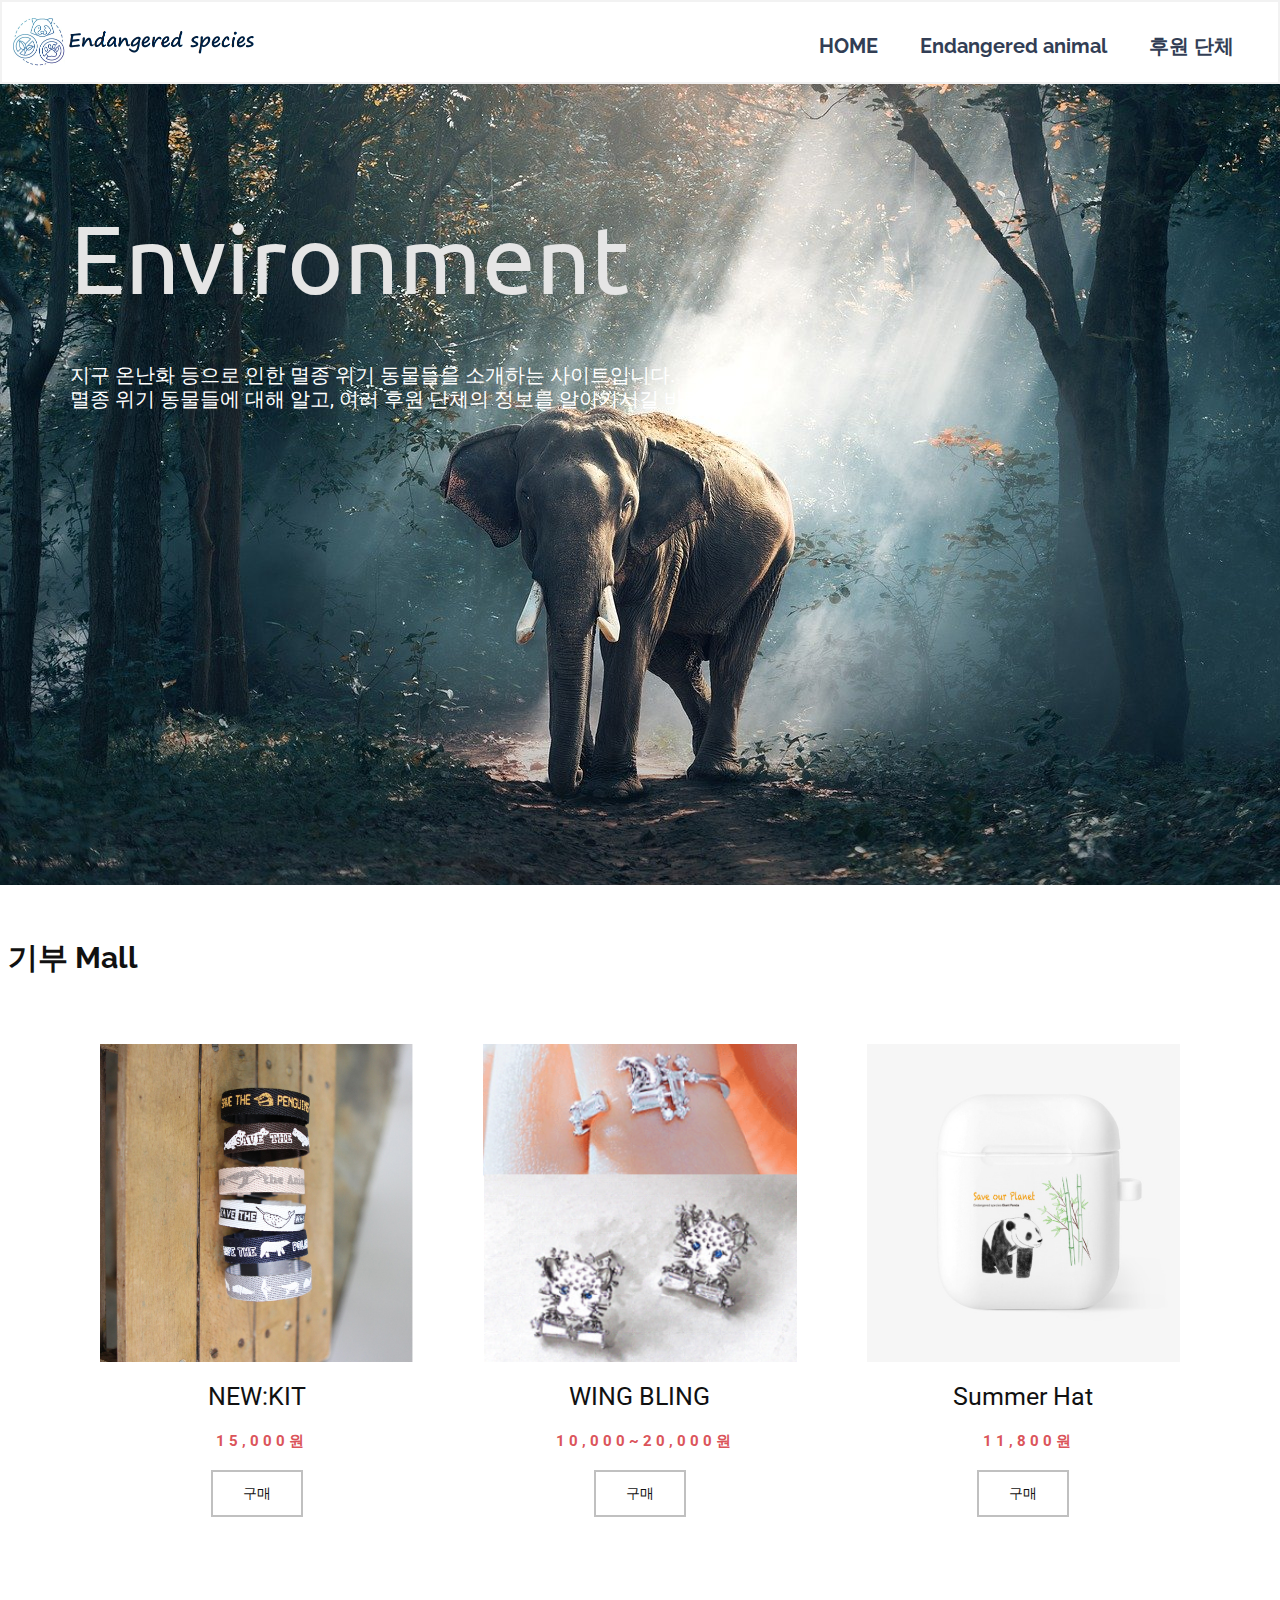
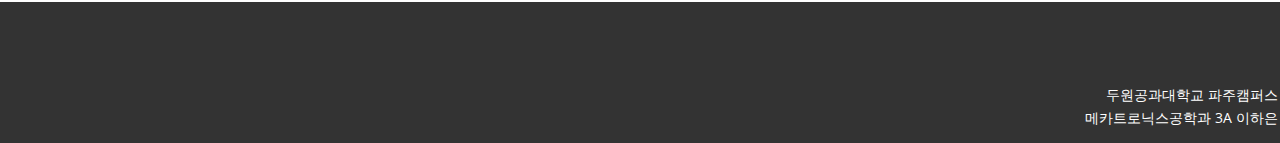
<file: 3A_41915066/index.html>
<!DOCTYPE html>
<html style="font-size: 16px;">
  <head>
    <meta name="viewport" content="width=device-width, initial-scale=1.0">
    <meta charset="utf-8">
    <meta name="keywords" content="">
    <meta name="description" content="">
    <meta name="page_type" content="np-template-header-footer-from-plugin">
    <title>HOME</title>
    <link rel="stylesheet" href="nicepage.css" media="screen">
<link rel="stylesheet" href="HOME.css" media="screen">
    <script class="u-script" type="text/javascript" src="jquery.js" defer=""></script>
    <script class="u-script" type="text/javascript" src="nicepage.js" defer=""></script>
    <meta name="generator" content="Nicepage 3.16.1, nicepage.com">
    <link id="u-theme-google-font" rel="stylesheet" href="https://fonts.googleapis.com/css?family=Roboto:100,100i,300,300i,400,400i,500,500i,700,700i,900,900i|Open+Sans:300,300i,400,400i,600,600i,700,700i,800,800i">
    <link id="u-page-google-font" rel="stylesheet" href="https://fonts.googleapis.com/css?family=Ubuntu:300,300i,400,400i,500,500i,700,700i|Raleway:100,100i,200,200i,300,300i,400,400i,500,500i,600,600i,700,700i,800,800i,900,900i">
    
    
    
    
    <script type="application/ld+json">{
		"@context": "http://schema.org",
		"@type": "Organization",
		"name": "Endangered species",
		"url": "index.html",
		"logo": "images/logo1.png"
}</script>
    <meta property="og:title" content="HOME">
    <meta property="og:type" content="website">
    <meta name="theme-color" content="#2c4776">
    <link rel="canonical" href="index.html">
    <meta property="og:url" content="index.html">
  </head>
  <body data-home-page="HOME.html" data-home-page-title="HOME" class="u-body"><header class="u-border-2 u-border-grey-5 u-clearfix u-header u-header" id="sec-13f0"><div class="u-clearfix u-sheet u-sheet-1">
        <a href="HOME.html" data-page-id="12187334" class="u-image u-logo u-image-1" data-image-width="983" data-image-height="192" title="HOME">
          <img src="images/logo1.png" class="u-logo-image u-logo-image-1" data-image-width="247.5297">
        </a>
        <nav class="u-menu u-menu-dropdown u-offcanvas u-menu-1">
          <div class="menu-collapse u-custom-font u-font-raleway" style="font-size: 1.25rem; letter-spacing: 0px;">
            <a class="u-button-style u-custom-left-right-menu-spacing u-custom-padding-bottom u-custom-text-active-color u-custom-text-color u-custom-text-hover-color u-custom-top-bottom-menu-spacing u-nav-link u-text-active-palette-1-base u-text-hover-palette-2-base" href="#">
              <svg><use xmlns:xlink="http://www.w3.org/1999/xlink" xlink:href="#menu-hamburger"></use></svg>
              <svg version="1.1" xmlns="http://www.w3.org/2000/svg" xmlns:xlink="http://www.w3.org/1999/xlink"><defs><symbol id="menu-hamburger" viewBox="0 0 16 16" style="width: 16px; height: 16px;"><rect y="1" width="16" height="2"></rect><rect y="7" width="16" height="2"></rect><rect y="13" width="16" height="2"></rect>
</symbol>
</defs></svg>
            </a>
          </div>
          <div class="u-custom-menu u-nav-container">
            <ul class="u-custom-font u-font-raleway u-nav u-spacing-2 u-unstyled u-nav-1"><li class="u-nav-item"><a class="u-border-active-palette-1-base u-border-hover-palette-1-base u-button-style u-nav-link u-text-active-palette-1-dark-2 u-text-hover-palette-1-dark-2 u-text-palette-1-dark-2" href="HOME.html" style="padding: 10px 20px;">HOME</a>
</li><li class="u-nav-item"><a class="u-border-active-palette-1-base u-border-hover-palette-1-base u-button-style u-nav-link u-text-active-palette-1-dark-2 u-text-hover-palette-1-dark-2 u-text-palette-1-dark-2" href="Endangered-animal.html" style="padding: 10px 20px;">Endangered animal</a>
</li><li class="u-nav-item"><a class="u-border-active-palette-1-base u-border-hover-palette-1-base u-button-style u-nav-link u-text-active-palette-1-dark-2 u-text-hover-palette-1-dark-2 u-text-palette-1-dark-2" href="Give.html" style="padding: 10px 20px;">후원 단체</a>
</li></ul>
          </div>
          <div class="u-custom-menu u-nav-container-collapse">
            <div class="u-black u-container-style u-inner-container-layout u-opacity u-opacity-95 u-sidenav">
              <div class="u-sidenav-overflow">
                <div class="u-menu-close"></div>
                <ul class="u-align-center u-nav u-popupmenu-items u-unstyled u-nav-2"><li class="u-nav-item"><a class="u-button-style u-nav-link" href="HOME.html" style="padding: 10px 20px;">HOME</a>
</li><li class="u-nav-item"><a class="u-button-style u-nav-link" href="Endangered-animal.html" style="padding: 10px 20px;">Endangered animal</a>
</li><li class="u-nav-item"><a class="u-button-style u-nav-link" href="Give.html" style="padding: 10px 20px;">후원 단체</a>
</li></ul>
              </div>
            </div>
            <div class="u-black u-menu-overlay u-opacity u-opacity-70"></div>
          </div>
        </nav>
      </div></header> 
    <section class="u-clearfix u-image u-section-1" id="sec-51b4" data-image-width="1280" data-image-height="873">
      <div class="u-clearfix u-sheet u-sheet-1">
        <h1 class="u-custom-font u-font-ubuntu u-text u-text-grey-10 u-text-1">Environment</h1>
        <h4 class="u-text u-text-white u-text-2">지구 온난화 등으로 인한 멸종 위기 동물들을 소개하는 사이트입니다.&nbsp;<br>멸종 위기 동물들에 대해 알고, 여러 후원 단체의 정보를 알아가시길 바랍니다.
        </h4>
      </div>
    </section>
    <section class="u-clearfix u-section-2" id="sec-0da5">
      <div class="u-clearfix u-sheet u-sheet-1">
        <h2 class="u-text u-text-1">기부 Mall</h2>
      </div>
    </section>
    <section class="u-clearfix u-section-3" id="sec-c0ac">
      <div class="u-clearfix u-sheet u-sheet-1">
        <div class="u-expanded-width u-list u-list-1">
          <div class="u-repeater u-repeater-1">
            <div class="u-align-center u-container-style u-list-item u-repeater-item">
              <div class="u-container-layout u-similar-container u-valign-top u-container-layout-1">
                <img alt="" class="u-expanded-width u-image u-image-default u-image-1" data-image-width="548" data-image-height="609" src="images/Newkit.png">
                <h3 class="u-text u-text-1">NEW:KIT</h3>
                <h5 class="u-text u-text-palette-2-base u-text-2">15,000원</h5>
                <a href="http://new-kit.com/product/%EB%A9%B8%EC%A2%85%EC%9C%84%EA%B8%B0%EB%8F%99%EB%AC%BC%EC%95%8C%EB%A6%BC%ED%8C%94%EC%B0%8C-fabric-ver-2/60/" class="u-border-2 u-border-grey-25 u-btn u-btn-rectangle u-button-style u-none u-text-body-color u-btn-1" target="_blank">구매</a>
              </div>
            </div>
            <div class="u-align-center u-container-style u-list-item u-repeater-item">
              <div class="u-container-layout u-similar-container u-valign-top u-container-layout-2">
                <img alt="" class="u-expanded-width u-image u-image-default u-image-2" data-image-width="289" data-image-height="358" src="images/Wingbling1.png">
                <h3 class="u-text u-text-3">WING BLING </h3>
                <h5 class="u-text u-text-palette-2-base u-text-4">10,000~20,000원</h5>
                <a href="http://skin-skin30.wingbling.cafe24.com/product/list.html?cate_no=323" class="u-border-2 u-border-grey-25 u-btn u-btn-rectangle u-button-style u-none u-text-body-color u-btn-2" target="_blank">구매</a>
              </div>
            </div>
            <div class="u-align-center u-container-style u-list-item u-repeater-item">
              <div class="u-container-layout u-similar-container u-valign-top u-container-layout-3">
                <img alt="" class="u-expanded-width u-image u-image-default u-image-3" data-image-width="598" data-image-height="684" src="images/Sugieshop.png">
                <h3 class="u-text u-text-5">Summer Hat</h3>
                <h5 class="u-text u-text-palette-2-base u-text-6">11,800원</h5>
                <a href="https://marpple.shop/kr/sugie?page=0" class="u-border-2 u-border-grey-25 u-btn u-btn-rectangle u-button-style u-none u-text-body-color u-btn-3" target="_blank">구매</a>
              </div>
            </div>
          </div>
        </div>
      </div>
    </section>
    
    
    <footer class="u-align-center u-clearfix u-footer u-grey-80 u-footer" id="sec-dc71"><div class="u-clearfix u-sheet u-sheet-1">
        <p class="u-align-right u-small-text u-text u-text-variant u-text-1">두원공과대학교 파주캠퍼스<br>메카트로닉스공학과 3A 이하은
        </p>
      </div></footer>
  </body>
</html>
</file>
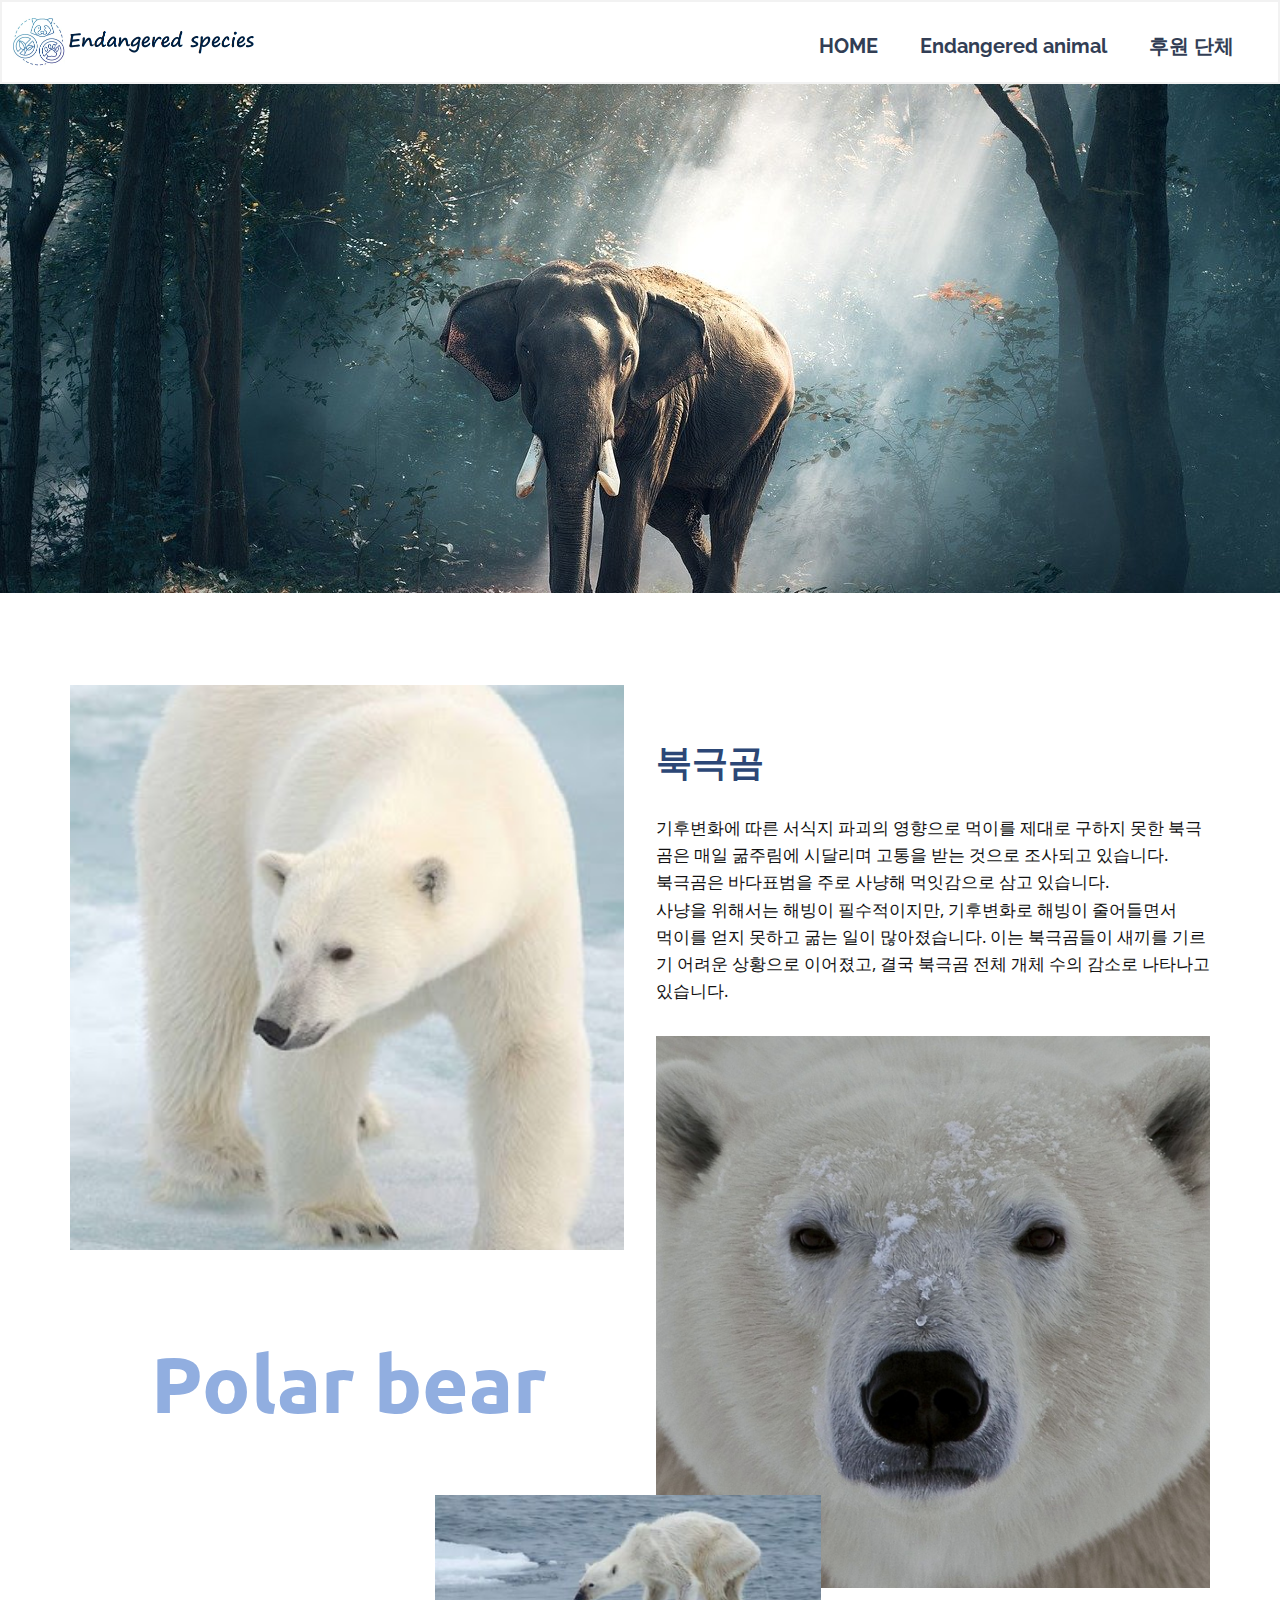
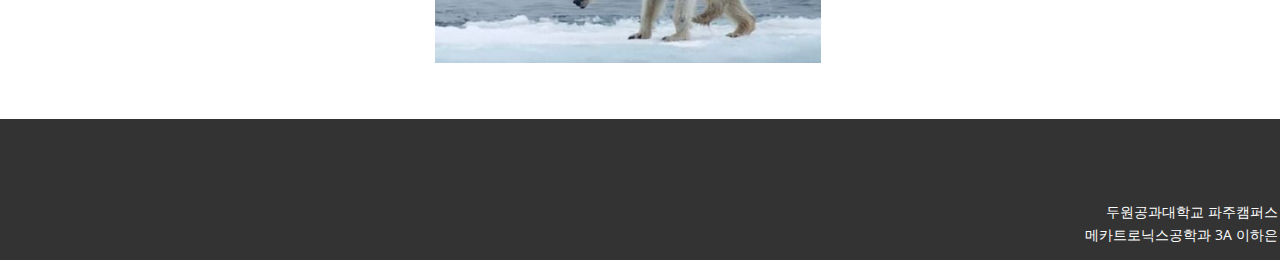
<file: 3A_41915066/Bear.html>
<!DOCTYPE html>
<html style="font-size: 16px;">
  <head>
    <meta name="viewport" content="width=device-width, initial-scale=1.0">
    <meta charset="utf-8">
    <meta name="keywords" content="">
    <meta name="description" content="">
    <meta name="page_type" content="np-template-header-footer-from-plugin">
    <title>Bear</title>
    <link rel="stylesheet" href="nicepage.css" media="screen">
<link rel="stylesheet" href="Bear.css" media="screen">
    <script class="u-script" type="text/javascript" src="jquery.js" defer=""></script>
    <script class="u-script" type="text/javascript" src="nicepage.js" defer=""></script>
    <meta name="generator" content="Nicepage 3.16.1, nicepage.com">
    <link id="u-theme-google-font" rel="stylesheet" href="https://fonts.googleapis.com/css?family=Roboto:100,100i,300,300i,400,400i,500,500i,700,700i,900,900i|Open+Sans:300,300i,400,400i,600,600i,700,700i,800,800i">
    <link id="u-page-google-font" rel="stylesheet" href="https://fonts.googleapis.com/css?family=Ubuntu:300,300i,400,400i,500,500i,700,700i|Montserrat:100,100i,200,200i,300,300i,400,400i,500,500i,600,600i,700,700i,800,800i,900,900i|Raleway:100,100i,200,200i,300,300i,400,400i,500,500i,600,600i,700,700i,800,800i,900,900i">
    
    
    
    <script type="application/ld+json">{
		"@context": "http://schema.org",
		"@type": "Organization",
		"name": "Endangered species",
		"url": "index.html",
		"logo": "images/logo1.png"
}</script>
    <meta property="og:title" content="Bear">
    <meta property="og:type" content="website">
    <meta name="theme-color" content="#2c4776">
    <link rel="canonical" href="index.html">
    <meta property="og:url" content="index.html">
  </head>
  <body class="u-body"><header class="u-border-2 u-border-grey-5 u-clearfix u-header u-header" id="sec-13f0"><div class="u-clearfix u-sheet u-sheet-1">
        <a href="HOME.html" data-page-id="12187334" class="u-image u-logo u-image-1" data-image-width="983" data-image-height="192" title="HOME">
          <img src="images/logo1.png" class="u-logo-image u-logo-image-1" data-image-width="247.5297">
        </a>
        <nav class="u-menu u-menu-dropdown u-offcanvas u-menu-1">
          <div class="menu-collapse u-custom-font u-font-raleway" style="font-size: 1.25rem; letter-spacing: 0px;">
            <a class="u-button-style u-custom-left-right-menu-spacing u-custom-padding-bottom u-custom-text-active-color u-custom-text-color u-custom-text-hover-color u-custom-top-bottom-menu-spacing u-nav-link u-text-active-palette-1-base u-text-hover-palette-2-base" href="#">
              <svg><use xmlns:xlink="http://www.w3.org/1999/xlink" xlink:href="#menu-hamburger"></use></svg>
              <svg version="1.1" xmlns="http://www.w3.org/2000/svg" xmlns:xlink="http://www.w3.org/1999/xlink"><defs><symbol id="menu-hamburger" viewBox="0 0 16 16" style="width: 16px; height: 16px;"><rect y="1" width="16" height="2"></rect><rect y="7" width="16" height="2"></rect><rect y="13" width="16" height="2"></rect>
</symbol>
</defs></svg>
            </a>
          </div>
          <div class="u-custom-menu u-nav-container">
            <ul class="u-custom-font u-font-raleway u-nav u-spacing-2 u-unstyled u-nav-1"><li class="u-nav-item"><a class="u-border-active-palette-1-base u-border-hover-palette-1-base u-button-style u-nav-link u-text-active-palette-1-dark-2 u-text-hover-palette-1-dark-2 u-text-palette-1-dark-2" href="HOME.html" style="padding: 10px 20px;">HOME</a>
</li><li class="u-nav-item"><a class="u-border-active-palette-1-base u-border-hover-palette-1-base u-button-style u-nav-link u-text-active-palette-1-dark-2 u-text-hover-palette-1-dark-2 u-text-palette-1-dark-2" href="Endangered-animal.html" style="padding: 10px 20px;">Endangered animal</a>
</li><li class="u-nav-item"><a class="u-border-active-palette-1-base u-border-hover-palette-1-base u-button-style u-nav-link u-text-active-palette-1-dark-2 u-text-hover-palette-1-dark-2 u-text-palette-1-dark-2" href="Give.html" style="padding: 10px 20px;">후원 단체</a>
</li></ul>
          </div>
          <div class="u-custom-menu u-nav-container-collapse">
            <div class="u-black u-container-style u-inner-container-layout u-opacity u-opacity-95 u-sidenav">
              <div class="u-sidenav-overflow">
                <div class="u-menu-close"></div>
                <ul class="u-align-center u-nav u-popupmenu-items u-unstyled u-nav-2"><li class="u-nav-item"><a class="u-button-style u-nav-link" href="HOME.html" style="padding: 10px 20px;">HOME</a>
</li><li class="u-nav-item"><a class="u-button-style u-nav-link" href="Endangered-animal.html" style="padding: 10px 20px;">Endangered animal</a>
</li><li class="u-nav-item"><a class="u-button-style u-nav-link" href="Give.html" style="padding: 10px 20px;">후원 단체</a>
</li></ul>
              </div>
            </div>
            <div class="u-black u-menu-overlay u-opacity u-opacity-70"></div>
          </div>
        </nav>
      </div></header> 
    <section class="u-clearfix u-image u-section-1" id="sec-a401" data-image-width="150" data-image-height="102"></section>
    <section class="u-align-left u-clearfix u-section-2" id="sec-e845">
      <div class="u-clearfix u-sheet u-sheet-1">
        <div class="u-clearfix u-expanded-width u-gutter-32 u-layout-wrap u-layout-wrap-1">
          <div class="u-gutter-0 u-layout">
            <div class="u-layout-row">
              <div class="u-size-30 u-size-60-md">
                <div class="u-layout-col">
                  <div class="u-container-style u-image u-layout-cell u-left-cell u-size-20 u-image-1" data-image-width="341" data-image-height="512">
                    <div class="u-container-layout u-valign-middle u-container-layout-1"></div>
                  </div>
                  <div class="u-container-style u-layout-cell u-left-cell u-size-40 u-layout-cell-2">
                    <div class="u-container-layout u-container-layout-2">
                      <h1 class="u-custom-font u-font-ubuntu u-text u-text-palette-1-light-1 u-text-1">Polar bear </h1>
                    </div>
                  </div>
                </div>
              </div>
              <div class="u-size-30 u-size-60-md">
                <div class="u-layout-col">
                  <div class="u-container-style u-layout-cell u-right-cell u-size-40 u-layout-cell-3">
                    <div class="u-container-layout u-container-layout-3">
                      <h2 class="u-custom-font u-font-montserrat u-text u-text-palette-1-dark-1 u-text-2">북극곰 </h2>
                      <p class="u-text u-text-3">기후변화에 따른 서식지 파괴의 영향으로 먹이를 제대로 구하지 못한 북극곰은 매일 굶주림에 시달리며 고통을 받는 것으로 조사되고 있습니다.<br>북극곰은 바다표범을 주로 사냥해 먹잇감으로 삼고 있습니다.&nbsp;<br>사냥을 위해서는 해빙이 필수적이지만, 기후변화로 해빙이 줄어들면서&nbsp;<br>먹이를 얻지 못하고 굶는 일이 많아졌습니다. 이는 북극곰들이 새끼를 기르기 어려운 상황으로 이어졌고, 결국 북극곰 전체 개체 수의 감소로 나타나고 있습니다.<br>
                      </p>
                    </div>
                  </div>
                  <div class="u-align-right u-container-style u-image u-layout-cell u-right-cell u-size-20 u-image-2" data-image-width="1600" data-image-height="1200">
                    <div class="u-container-layout u-container-layout-4"></div>
                  </div>
                </div>
              </div>
            </div>
          </div>
        </div>
        <div class="u-clearfix u-expanded-width-sm u-expanded-width-xs u-gutter-30 u-layout-wrap u-layout-wrap-2">
          <div class="u-gutter-0 u-layout">
            <div class="u-layout-row">
              <div class="u-container-style u-image u-layout-cell u-left-cell u-size-60 u-image-3" data-image-width="430" data-image-height="286">
                <div class="u-container-layout u-valign-middle u-container-layout-5"></div>
              </div>
            </div>
          </div>
        </div>
      </div>
    </section>
    
    
    <footer class="u-align-center u-clearfix u-footer u-grey-80 u-footer" id="sec-dc71"><div class="u-clearfix u-sheet u-sheet-1">
        <p class="u-align-right u-small-text u-text u-text-variant u-text-1">두원공과대학교 파주캠퍼스<br>메카트로닉스공학과 3A 이하은
        </p>
      </div></footer>
  </body>
</html>
</file>
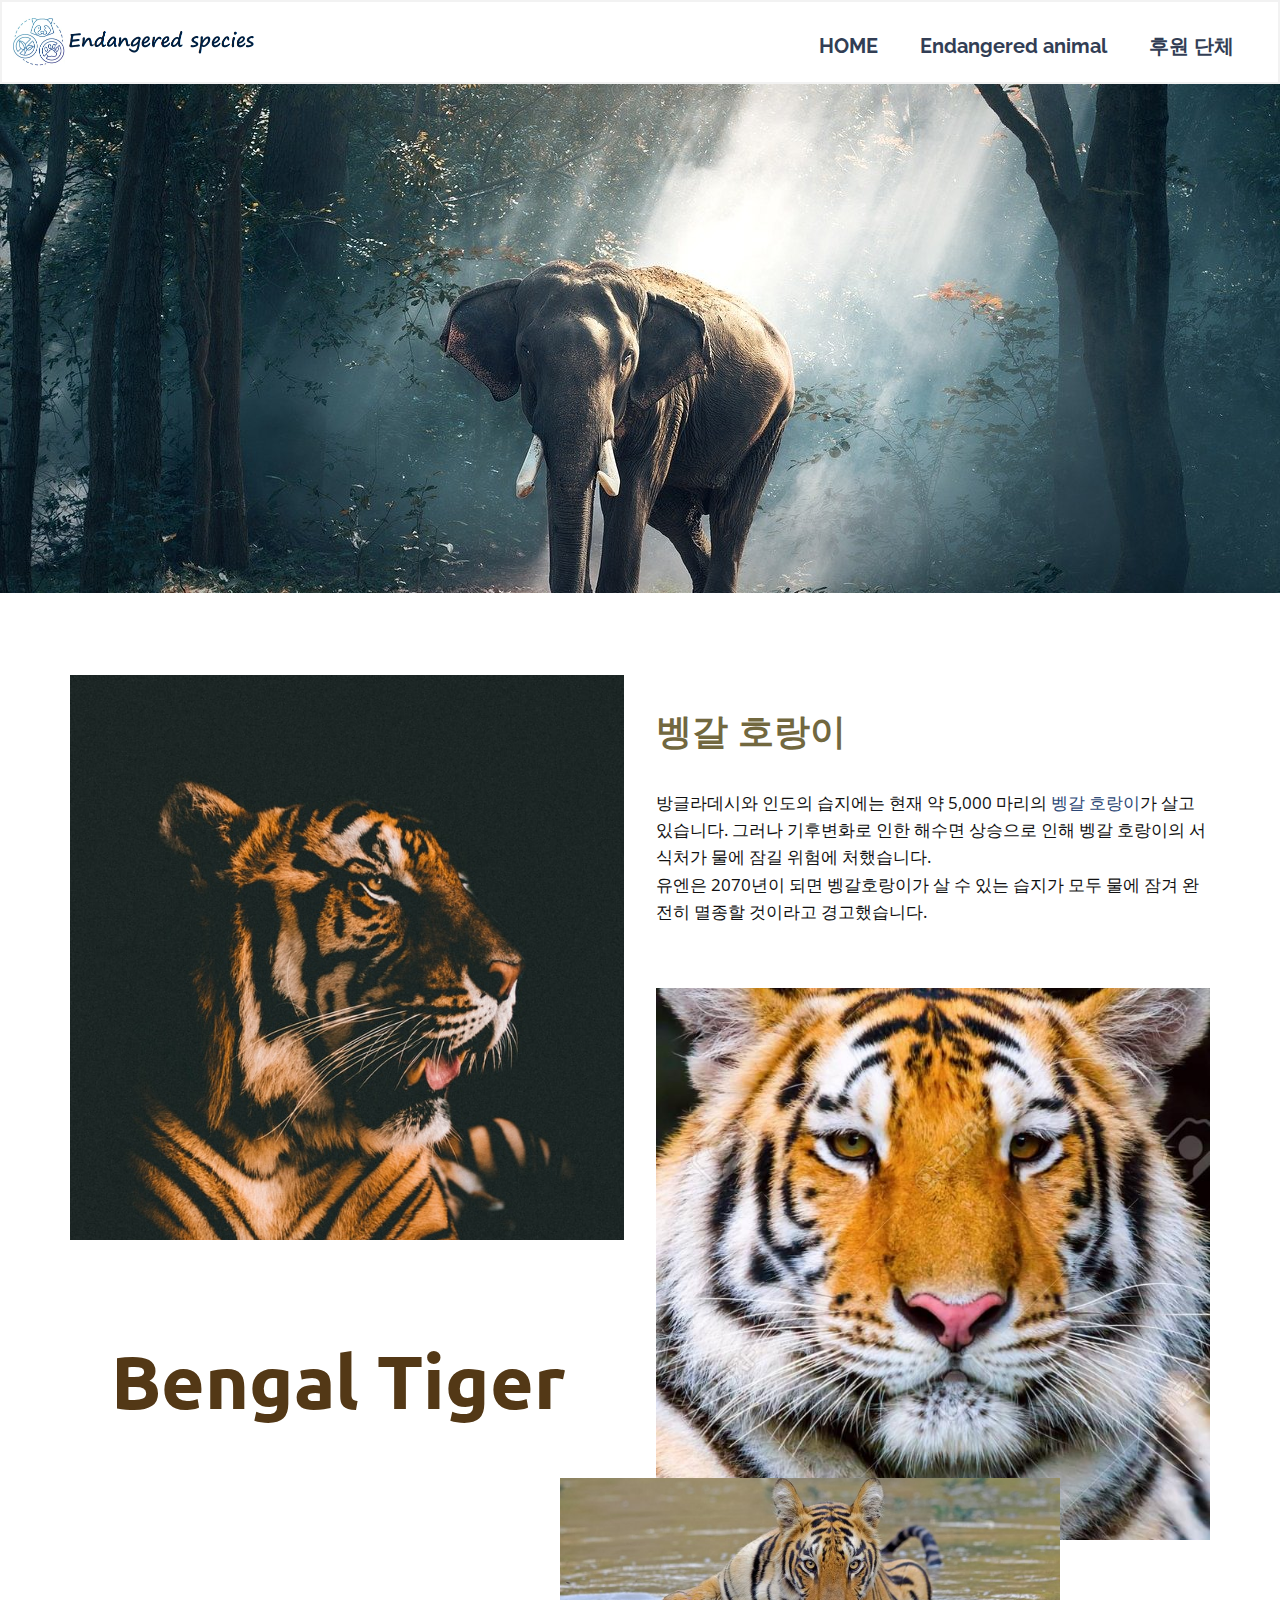
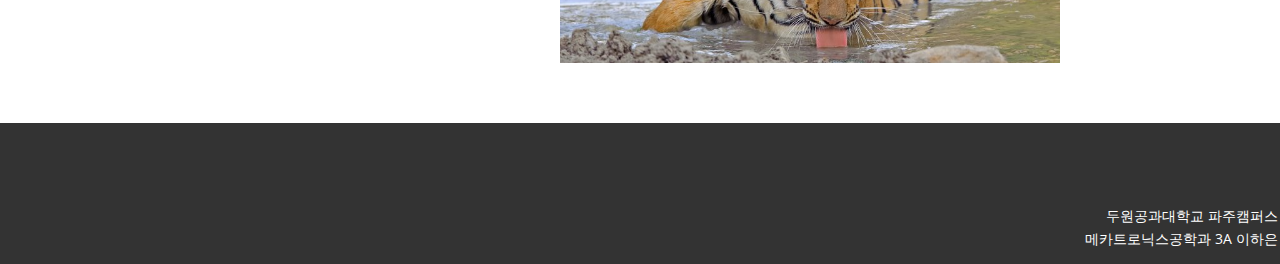
<file: 3A_41915066/Bengal.html>
<!DOCTYPE html>
<html style="font-size: 16px;">
  <head>
    <meta name="viewport" content="width=device-width, initial-scale=1.0">
    <meta charset="utf-8">
    <meta name="keywords" content="">
    <meta name="description" content="">
    <meta name="page_type" content="np-template-header-footer-from-plugin">
    <title>Bengal</title>
    <link rel="stylesheet" href="nicepage.css" media="screen">
<link rel="stylesheet" href="Bengal.css" media="screen">
    <script class="u-script" type="text/javascript" src="jquery.js" defer=""></script>
    <script class="u-script" type="text/javascript" src="nicepage.js" defer=""></script>
    <meta name="generator" content="Nicepage 3.16.1, nicepage.com">
    <link id="u-theme-google-font" rel="stylesheet" href="https://fonts.googleapis.com/css?family=Roboto:100,100i,300,300i,400,400i,500,500i,700,700i,900,900i|Open+Sans:300,300i,400,400i,600,600i,700,700i,800,800i">
    <link id="u-page-google-font" rel="stylesheet" href="https://fonts.googleapis.com/css?family=Ubuntu:300,300i,400,400i,500,500i,700,700i|Montserrat:100,100i,200,200i,300,300i,400,400i,500,500i,600,600i,700,700i,800,800i,900,900i|Raleway:100,100i,200,200i,300,300i,400,400i,500,500i,600,600i,700,700i,800,800i,900,900i">
    
    
    
    <script type="application/ld+json">{
		"@context": "http://schema.org",
		"@type": "Organization",
		"name": "Endangered species",
		"url": "index.html",
		"logo": "images/logo1.png"
}</script>
    <meta property="og:title" content="Bengal">
    <meta property="og:type" content="website">
    <meta name="theme-color" content="#2c4776">
    <link rel="canonical" href="index.html">
    <meta property="og:url" content="index.html">
  </head>
  <body class="u-body"><header class="u-border-2 u-border-grey-5 u-clearfix u-header u-header" id="sec-13f0"><div class="u-clearfix u-sheet u-sheet-1">
        <a href="HOME.html" data-page-id="12187334" class="u-image u-logo u-image-1" data-image-width="983" data-image-height="192" title="HOME">
          <img src="images/logo1.png" class="u-logo-image u-logo-image-1" data-image-width="247.5297">
        </a>
        <nav class="u-menu u-menu-dropdown u-offcanvas u-menu-1">
          <div class="menu-collapse u-custom-font u-font-raleway" style="font-size: 1.25rem; letter-spacing: 0px;">
            <a class="u-button-style u-custom-left-right-menu-spacing u-custom-padding-bottom u-custom-text-active-color u-custom-text-color u-custom-text-hover-color u-custom-top-bottom-menu-spacing u-nav-link u-text-active-palette-1-base u-text-hover-palette-2-base" href="#">
              <svg><use xmlns:xlink="http://www.w3.org/1999/xlink" xlink:href="#menu-hamburger"></use></svg>
              <svg version="1.1" xmlns="http://www.w3.org/2000/svg" xmlns:xlink="http://www.w3.org/1999/xlink"><defs><symbol id="menu-hamburger" viewBox="0 0 16 16" style="width: 16px; height: 16px;"><rect y="1" width="16" height="2"></rect><rect y="7" width="16" height="2"></rect><rect y="13" width="16" height="2"></rect>
</symbol>
</defs></svg>
            </a>
          </div>
          <div class="u-custom-menu u-nav-container">
            <ul class="u-custom-font u-font-raleway u-nav u-spacing-2 u-unstyled u-nav-1"><li class="u-nav-item"><a class="u-border-active-palette-1-base u-border-hover-palette-1-base u-button-style u-nav-link u-text-active-palette-1-dark-2 u-text-hover-palette-1-dark-2 u-text-palette-1-dark-2" href="HOME.html" style="padding: 10px 20px;">HOME</a>
</li><li class="u-nav-item"><a class="u-border-active-palette-1-base u-border-hover-palette-1-base u-button-style u-nav-link u-text-active-palette-1-dark-2 u-text-hover-palette-1-dark-2 u-text-palette-1-dark-2" href="Endangered-animal.html" style="padding: 10px 20px;">Endangered animal</a>
</li><li class="u-nav-item"><a class="u-border-active-palette-1-base u-border-hover-palette-1-base u-button-style u-nav-link u-text-active-palette-1-dark-2 u-text-hover-palette-1-dark-2 u-text-palette-1-dark-2" href="Give.html" style="padding: 10px 20px;">후원 단체</a>
</li></ul>
          </div>
          <div class="u-custom-menu u-nav-container-collapse">
            <div class="u-black u-container-style u-inner-container-layout u-opacity u-opacity-95 u-sidenav">
              <div class="u-sidenav-overflow">
                <div class="u-menu-close"></div>
                <ul class="u-align-center u-nav u-popupmenu-items u-unstyled u-nav-2"><li class="u-nav-item"><a class="u-button-style u-nav-link" href="HOME.html" style="padding: 10px 20px;">HOME</a>
</li><li class="u-nav-item"><a class="u-button-style u-nav-link" href="Endangered-animal.html" style="padding: 10px 20px;">Endangered animal</a>
</li><li class="u-nav-item"><a class="u-button-style u-nav-link" href="Give.html" style="padding: 10px 20px;">후원 단체</a>
</li></ul>
              </div>
            </div>
            <div class="u-black u-menu-overlay u-opacity u-opacity-70"></div>
          </div>
        </nav>
      </div></header> 
    <section class="u-clearfix u-image u-section-1" id="sec-a401" data-image-width="150" data-image-height="102"></section>
    <section class="u-align-left u-clearfix u-section-2" id="sec-e1fd">
      <div class="u-clearfix u-sheet u-sheet-1">
        <div class="u-clearfix u-expanded-width u-gutter-32 u-layout-wrap u-layout-wrap-1">
          <div class="u-gutter-0 u-layout">
            <div class="u-layout-row">
              <div class="u-size-30 u-size-60-md">
                <div class="u-layout-col">
                  <div class="u-container-style u-image u-layout-cell u-left-cell u-size-20 u-image-1" data-image-width="701" data-image-height="876">
                    <div class="u-container-layout u-valign-middle u-container-layout-1"></div>
                  </div>
                  <div class="u-container-style u-layout-cell u-left-cell u-size-40 u-layout-cell-2">
                    <div class="u-container-layout u-container-layout-2">
                      <h1 class="u-custom-font u-font-ubuntu u-text u-text-custom-color-3 u-text-1">Bengal Tiger </h1>
                    </div>
                  </div>
                </div>
              </div>
              <div class="u-size-30 u-size-60-md">
                <div class="u-layout-col">
                  <div class="u-container-style u-layout-cell u-right-cell u-size-40 u-layout-cell-3">
                    <div class="u-container-layout u-container-layout-3">
                      <h2 class="u-custom-font u-font-montserrat u-text u-text-palette-3-dark-2 u-text-2">벵갈 호랑이 </h2>
                      <p class="u-text u-text-3">방글라데시와 인도의 습지에는 현재 약 5,000 마리의&nbsp;<a href="https://www.nytimes.com/2019/05/06/science/tigers-climate-change-sundarbans.html?smtyp=cur&amp;smid=tw-nytclimate&amp;module=inline" target="_blank" rel="noopener noreferrer" class="u-active-none u-border-none u-btn u-button-style u-hover-none u-none u-text-palette-1-base u-btn-1">벵갈 호랑이</a>가&nbsp;살고 있습니다. 그러나 기후변화로 인한 해수면 상승으로 인해&nbsp;벵갈 호랑이의 서식처가 물에 잠길 위험에 처했습니다.&nbsp;<br>유엔은 2070년이 되면&nbsp;벵갈호랑이가 살 수 있는 습지가 모두 물에 잠겨 완전히 멸종할 것이라고&nbsp;경고했습니다.<br>
                      </p>
                    </div>
                  </div>
                  <div class="u-align-right u-container-style u-image u-layout-cell u-right-cell u-size-20 u-image-2" data-image-width="719" data-image-height="1080">
                    <div class="u-container-layout u-container-layout-4"></div>
                  </div>
                </div>
              </div>
            </div>
          </div>
        </div>
        <div class="u-clearfix u-expanded-width-sm u-expanded-width-xs u-gutter-30 u-layout-wrap u-layout-wrap-2">
          <div class="u-gutter-0 u-layout">
            <div class="u-layout-row">
              <div class="u-container-style u-image u-layout-cell u-left-cell u-size-60 u-image-3" data-image-width="800" data-image-height="534">
                <div class="u-container-layout u-valign-middle u-container-layout-5"></div>
              </div>
            </div>
          </div>
        </div>
      </div>
    </section>
    
    
    <footer class="u-align-center u-clearfix u-footer u-grey-80 u-footer" id="sec-dc71"><div class="u-clearfix u-sheet u-sheet-1">
        <p class="u-align-right u-small-text u-text u-text-variant u-text-1">두원공과대학교 파주캠퍼스<br>메카트로닉스공학과 3A 이하은
        </p>
      </div></footer>
  </body>
</html>
</file>
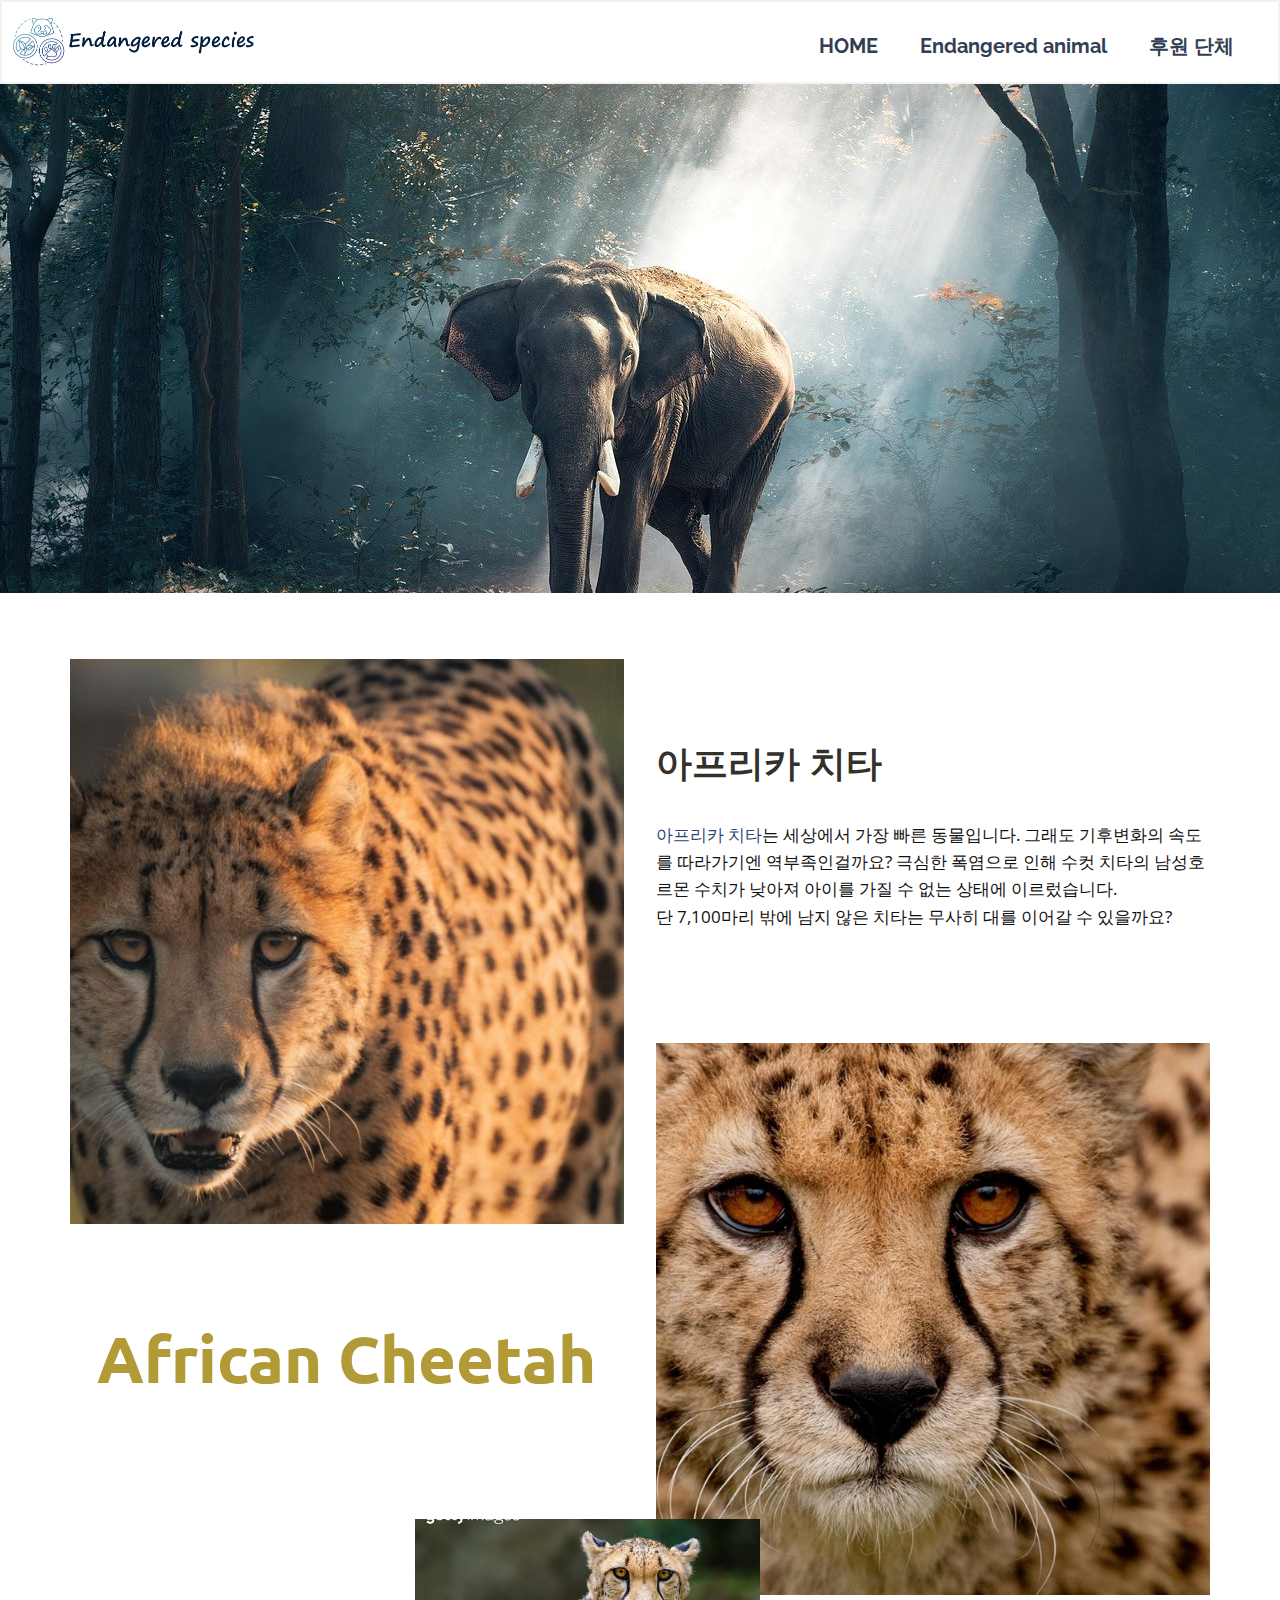
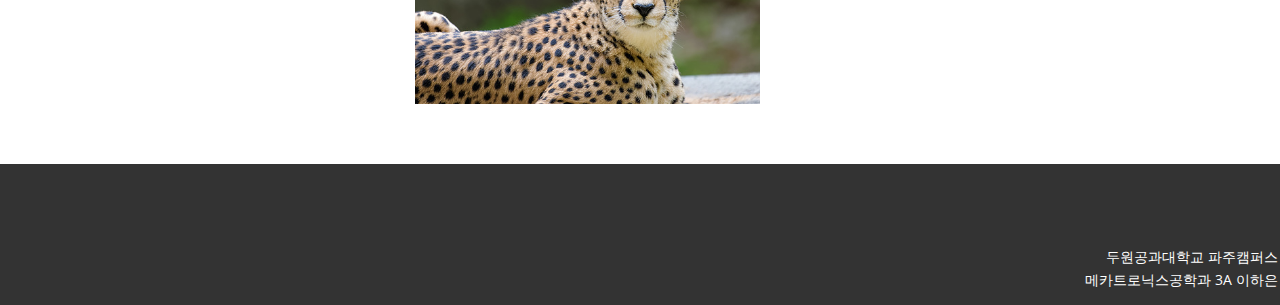
<file: 3A_41915066/Cheetah.html>
<!DOCTYPE html>
<html style="font-size: 16px;">
  <head>
    <meta name="viewport" content="width=device-width, initial-scale=1.0">
    <meta charset="utf-8">
    <meta name="keywords" content="">
    <meta name="description" content="">
    <meta name="page_type" content="np-template-header-footer-from-plugin">
    <title>Cheetah</title>
    <link rel="stylesheet" href="nicepage.css" media="screen">
<link rel="stylesheet" href="Cheetah.css" media="screen">
    <script class="u-script" type="text/javascript" src="jquery.js" defer=""></script>
    <script class="u-script" type="text/javascript" src="nicepage.js" defer=""></script>
    <meta name="generator" content="Nicepage 3.16.1, nicepage.com">
    <link id="u-theme-google-font" rel="stylesheet" href="https://fonts.googleapis.com/css?family=Roboto:100,100i,300,300i,400,400i,500,500i,700,700i,900,900i|Open+Sans:300,300i,400,400i,600,600i,700,700i,800,800i">
    <link id="u-page-google-font" rel="stylesheet" href="https://fonts.googleapis.com/css?family=Ubuntu:300,300i,400,400i,500,500i,700,700i|Montserrat:100,100i,200,200i,300,300i,400,400i,500,500i,600,600i,700,700i,800,800i,900,900i|Raleway:100,100i,200,200i,300,300i,400,400i,500,500i,600,600i,700,700i,800,800i,900,900i">
    
    
    
    <script type="application/ld+json">{
		"@context": "http://schema.org",
		"@type": "Organization",
		"name": "Endangered species",
		"url": "index.html",
		"logo": "images/logo1.png"
}</script>
    <meta property="og:title" content="Cheetah">
    <meta property="og:type" content="website">
    <meta name="theme-color" content="#2c4776">
    <link rel="canonical" href="index.html">
    <meta property="og:url" content="index.html">
  </head>
  <body class="u-body"><header class="u-border-2 u-border-grey-5 u-clearfix u-header u-header" id="sec-13f0"><div class="u-clearfix u-sheet u-sheet-1">
        <a href="HOME.html" data-page-id="12187334" class="u-image u-logo u-image-1" data-image-width="983" data-image-height="192" title="HOME">
          <img src="images/logo1.png" class="u-logo-image u-logo-image-1" data-image-width="247.5297">
        </a>
        <nav class="u-menu u-menu-dropdown u-offcanvas u-menu-1">
          <div class="menu-collapse u-custom-font u-font-raleway" style="font-size: 1.25rem; letter-spacing: 0px;">
            <a class="u-button-style u-custom-left-right-menu-spacing u-custom-padding-bottom u-custom-text-active-color u-custom-text-color u-custom-text-hover-color u-custom-top-bottom-menu-spacing u-nav-link u-text-active-palette-1-base u-text-hover-palette-2-base" href="#">
              <svg><use xmlns:xlink="http://www.w3.org/1999/xlink" xlink:href="#menu-hamburger"></use></svg>
              <svg version="1.1" xmlns="http://www.w3.org/2000/svg" xmlns:xlink="http://www.w3.org/1999/xlink"><defs><symbol id="menu-hamburger" viewBox="0 0 16 16" style="width: 16px; height: 16px;"><rect y="1" width="16" height="2"></rect><rect y="7" width="16" height="2"></rect><rect y="13" width="16" height="2"></rect>
</symbol>
</defs></svg>
            </a>
          </div>
          <div class="u-custom-menu u-nav-container">
            <ul class="u-custom-font u-font-raleway u-nav u-spacing-2 u-unstyled u-nav-1"><li class="u-nav-item"><a class="u-border-active-palette-1-base u-border-hover-palette-1-base u-button-style u-nav-link u-text-active-palette-1-dark-2 u-text-hover-palette-1-dark-2 u-text-palette-1-dark-2" href="HOME.html" style="padding: 10px 20px;">HOME</a>
</li><li class="u-nav-item"><a class="u-border-active-palette-1-base u-border-hover-palette-1-base u-button-style u-nav-link u-text-active-palette-1-dark-2 u-text-hover-palette-1-dark-2 u-text-palette-1-dark-2" href="Endangered-animal.html" style="padding: 10px 20px;">Endangered animal</a>
</li><li class="u-nav-item"><a class="u-border-active-palette-1-base u-border-hover-palette-1-base u-button-style u-nav-link u-text-active-palette-1-dark-2 u-text-hover-palette-1-dark-2 u-text-palette-1-dark-2" href="Give.html" style="padding: 10px 20px;">후원 단체</a>
</li></ul>
          </div>
          <div class="u-custom-menu u-nav-container-collapse">
            <div class="u-black u-container-style u-inner-container-layout u-opacity u-opacity-95 u-sidenav">
              <div class="u-sidenav-overflow">
                <div class="u-menu-close"></div>
                <ul class="u-align-center u-nav u-popupmenu-items u-unstyled u-nav-2"><li class="u-nav-item"><a class="u-button-style u-nav-link" href="HOME.html" style="padding: 10px 20px;">HOME</a>
</li><li class="u-nav-item"><a class="u-button-style u-nav-link" href="Endangered-animal.html" style="padding: 10px 20px;">Endangered animal</a>
</li><li class="u-nav-item"><a class="u-button-style u-nav-link" href="Give.html" style="padding: 10px 20px;">후원 단체</a>
</li></ul>
              </div>
            </div>
            <div class="u-black u-menu-overlay u-opacity u-opacity-70"></div>
          </div>
        </nav>
      </div></header> 
    <section class="u-clearfix u-image u-section-1" id="sec-a401" data-image-width="150" data-image-height="102"></section>
    <section class="u-align-left u-clearfix u-section-2" id="sec-ddb0">
      <div class="u-clearfix u-sheet u-sheet-1">
        <div class="u-clearfix u-expanded-width u-gutter-32 u-layout-wrap u-layout-wrap-1">
          <div class="u-gutter-0 u-layout">
            <div class="u-layout-row">
              <div class="u-size-30 u-size-60-md">
                <div class="u-layout-col">
                  <div class="u-container-style u-image u-layout-cell u-left-cell u-size-20 u-image-1" data-image-width="950" data-image-height="633">
                    <div class="u-container-layout u-valign-middle u-container-layout-1"></div>
                  </div>
                  <div class="u-container-style u-layout-cell u-left-cell u-size-40 u-layout-cell-2">
                    <div class="u-container-layout u-container-layout-2">
                      <h1 class="u-custom-font u-font-ubuntu u-text u-text-palette-3-dark-1 u-text-1">African Cheetah </h1>
                    </div>
                  </div>
                </div>
              </div>
              <div class="u-size-30 u-size-60-md">
                <div class="u-layout-col">
                  <div class="u-container-style u-layout-cell u-right-cell u-size-40 u-layout-cell-3">
                    <div class="u-container-layout u-container-layout-3">
                      <h2 class="u-custom-font u-font-montserrat u-text u-text-palette-3-dark-3 u-text-2">아프리카 치타 </h2>
                      <p class="u-text u-text-3">
                        <a href="https://www.gvi.co.uk/blog/6-animal-species-and-how-they-are-affected-by-climate-change/" target="_blank" rel="noopener noreferrer" class="u-active-none u-border-none u-btn u-button-style u-hover-none u-none u-text-palette-1-base u-btn-1">아프리카 치타</a>는 세상에서 가장 빠른 동물입니다. 그래도 기후변화의 속도를 따라가기엔 역부족인걸까요? 극심한 폭염으로 인해 수컷 치타의&nbsp;남성호르몬 수치가 낮아져 아이를 가질 수&nbsp;없는 상태에 이르렀습니다.&nbsp;<br>단 7,100마리 밖에 남지 않은 치타는 무사히 대를 이어갈 수 있을까요?<br>
                      </p>
                    </div>
                  </div>
                  <div class="u-align-right u-container-style u-image u-layout-cell u-right-cell u-size-20 u-image-2" data-image-width="1024" data-image-height="700">
                    <div class="u-container-layout u-container-layout-4"></div>
                  </div>
                </div>
              </div>
            </div>
          </div>
        </div>
        <div class="u-clearfix u-expanded-width-sm u-expanded-width-xs u-gutter-30 u-layout-wrap u-layout-wrap-2">
          <div class="u-gutter-0 u-layout">
            <div class="u-layout-row">
              <div class="u-container-style u-image u-layout-cell u-left-cell u-size-60 u-image-3" data-image-width="509" data-image-height="339">
                <div class="u-container-layout u-container-layout-5"></div>
              </div>
            </div>
          </div>
        </div>
      </div>
    </section>
    
    
    <footer class="u-align-center u-clearfix u-footer u-grey-80 u-footer" id="sec-dc71"><div class="u-clearfix u-sheet u-sheet-1">
        <p class="u-align-right u-small-text u-text u-text-variant u-text-1">두원공과대학교 파주캠퍼스<br>메카트로닉스공학과 3A 이하은
        </p>
      </div></footer>
  </body>
</html>
</file>
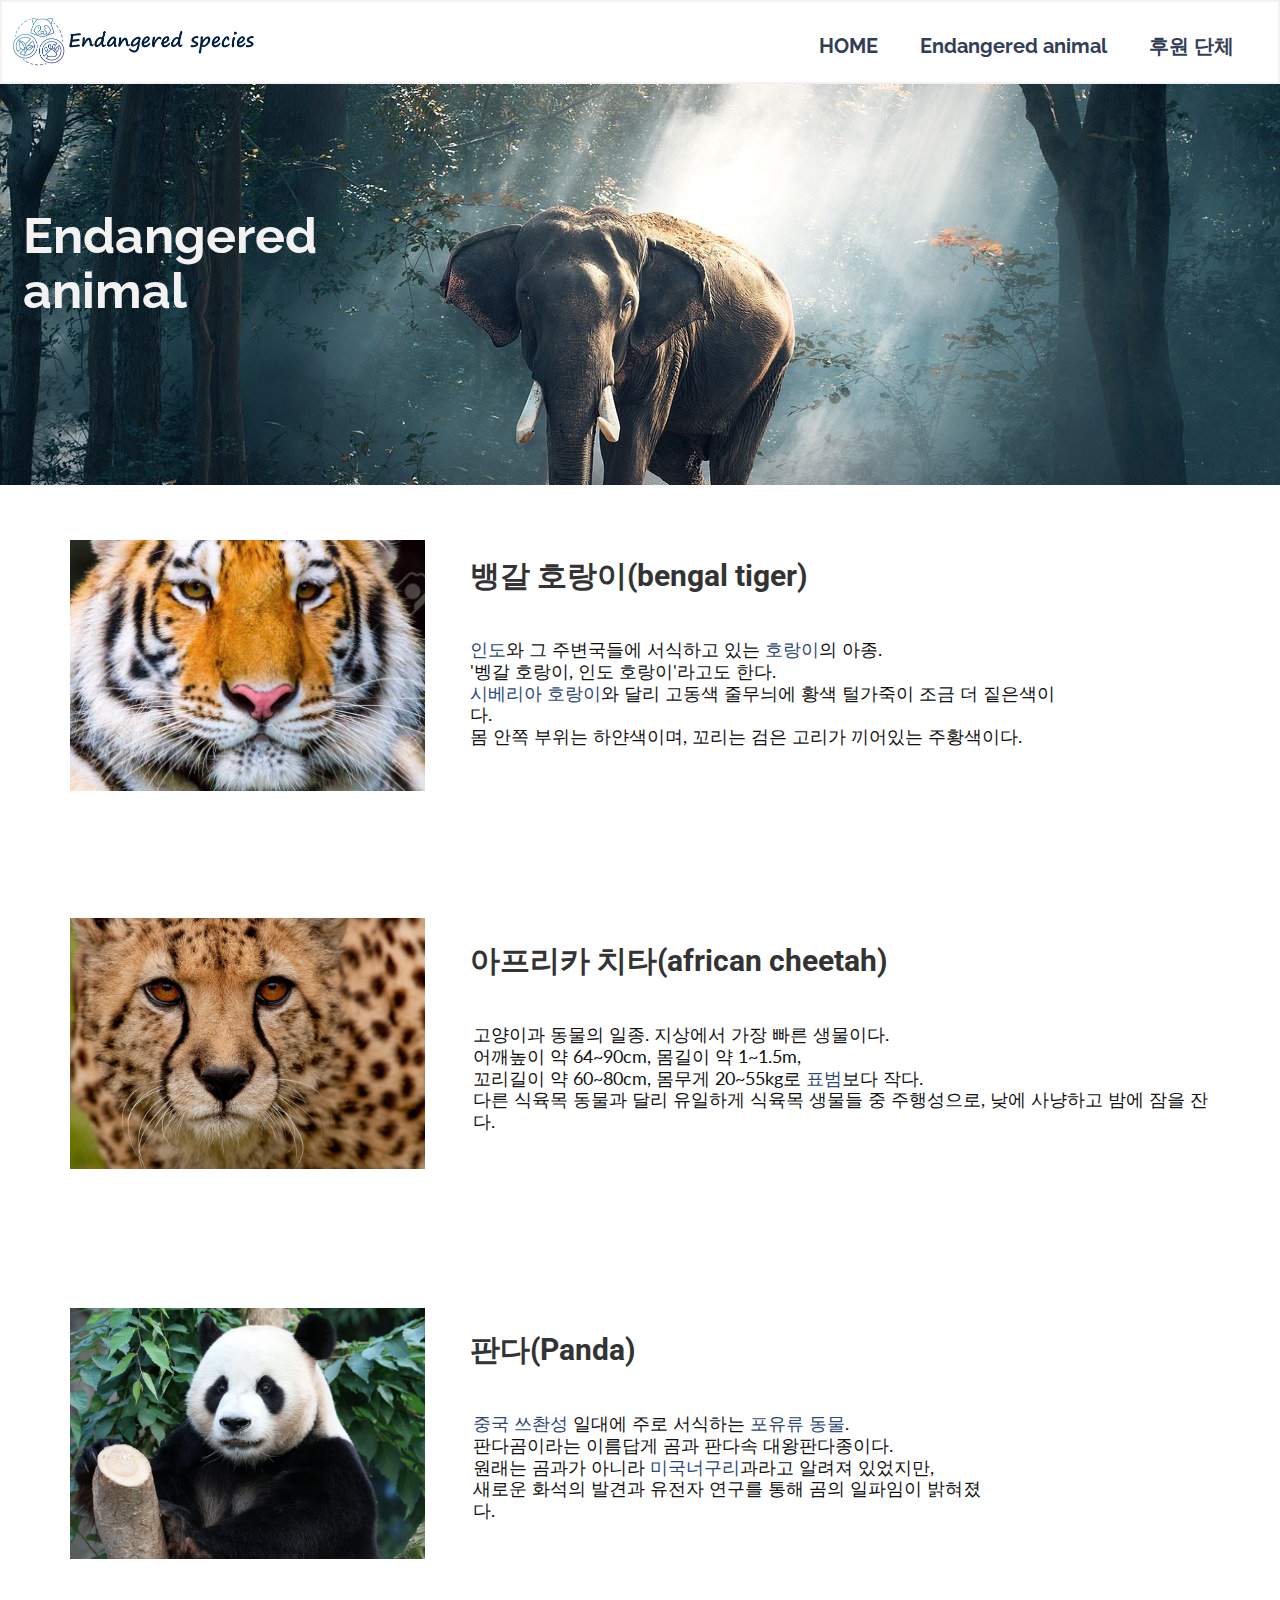
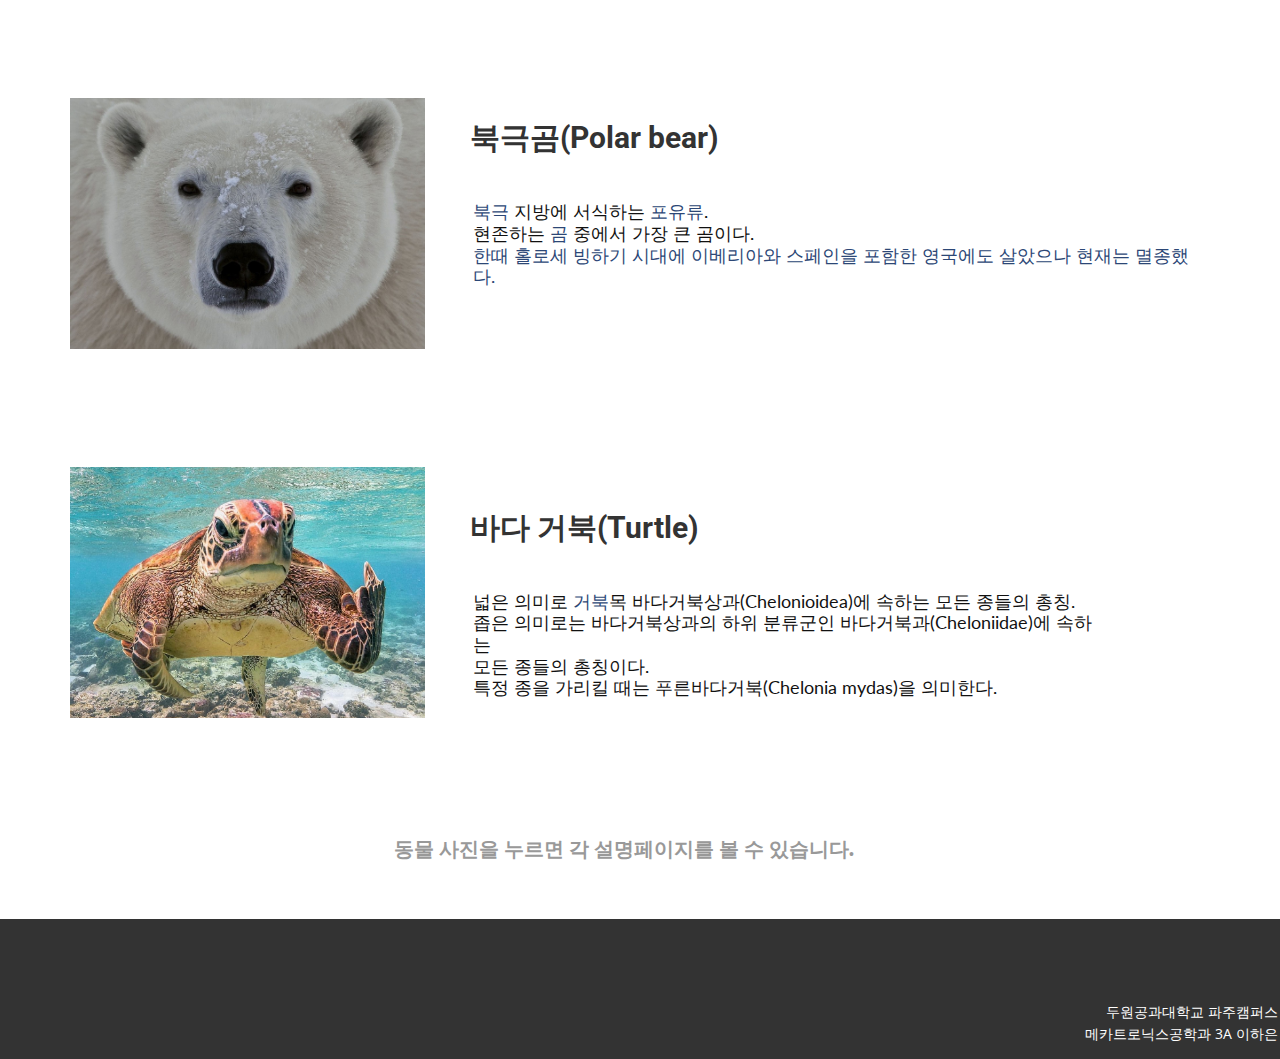
<file: 3A_41915066/Endangered-animal.html>
<!DOCTYPE html>
<html style="font-size: 16px;">
  <head>
    <meta name="viewport" content="width=device-width, initial-scale=1.0">
    <meta charset="utf-8">
    <meta name="keywords" content="">
    <meta name="description" content="">
    <meta name="page_type" content="np-template-header-footer-from-plugin">
    <title>Endangered animal</title>
    <link rel="stylesheet" href="nicepage.css" media="screen">
<link rel="stylesheet" href="Endangered-animal.css" media="screen">
    <script class="u-script" type="text/javascript" src="jquery.js" defer=""></script>
    <script class="u-script" type="text/javascript" src="nicepage.js" defer=""></script>
    <meta name="generator" content="Nicepage 3.16.1, nicepage.com">
    <link id="u-theme-google-font" rel="stylesheet" href="https://fonts.googleapis.com/css?family=Roboto:100,100i,300,300i,400,400i,500,500i,700,700i,900,900i|Open+Sans:300,300i,400,400i,600,600i,700,700i,800,800i">
    <link id="u-page-google-font" rel="stylesheet" href="https://fonts.googleapis.com/css?family=Raleway:100,100i,200,200i,300,300i,400,400i,500,500i,600,600i,700,700i,800,800i,900,900i|Lato:100,100i,300,300i,400,400i,700,700i,900,900i|Ubuntu:300,300i,400,400i,500,500i,700,700i">
    
    
    
    <script type="application/ld+json">{
		"@context": "http://schema.org",
		"@type": "Organization",
		"name": "Endangered species",
		"url": "index.html",
		"logo": "images/logo1.png"
}</script>
    <meta property="og:title" content="Endangered animal">
    <meta property="og:type" content="website">
    <meta name="theme-color" content="#2c4776">
    <link rel="canonical" href="index.html">
    <meta property="og:url" content="index.html">
  </head>
  <body class="u-body"><header class="u-border-2 u-border-grey-5 u-clearfix u-header u-header" id="sec-13f0"><div class="u-clearfix u-sheet u-sheet-1">
        <a href="HOME.html" data-page-id="12187334" class="u-image u-logo u-image-1" data-image-width="983" data-image-height="192" title="HOME">
          <img src="images/logo1.png" class="u-logo-image u-logo-image-1" data-image-width="247.5297">
        </a>
        <nav class="u-menu u-menu-dropdown u-offcanvas u-menu-1">
          <div class="menu-collapse u-custom-font u-font-raleway" style="font-size: 1.25rem; letter-spacing: 0px;">
            <a class="u-button-style u-custom-left-right-menu-spacing u-custom-padding-bottom u-custom-text-active-color u-custom-text-color u-custom-text-hover-color u-custom-top-bottom-menu-spacing u-nav-link u-text-active-palette-1-base u-text-hover-palette-2-base" href="#">
              <svg><use xmlns:xlink="http://www.w3.org/1999/xlink" xlink:href="#menu-hamburger"></use></svg>
              <svg version="1.1" xmlns="http://www.w3.org/2000/svg" xmlns:xlink="http://www.w3.org/1999/xlink"><defs><symbol id="menu-hamburger" viewBox="0 0 16 16" style="width: 16px; height: 16px;"><rect y="1" width="16" height="2"></rect><rect y="7" width="16" height="2"></rect><rect y="13" width="16" height="2"></rect>
</symbol>
</defs></svg>
            </a>
          </div>
          <div class="u-custom-menu u-nav-container">
            <ul class="u-custom-font u-font-raleway u-nav u-spacing-2 u-unstyled u-nav-1"><li class="u-nav-item"><a class="u-border-active-palette-1-base u-border-hover-palette-1-base u-button-style u-nav-link u-text-active-palette-1-dark-2 u-text-hover-palette-1-dark-2 u-text-palette-1-dark-2" href="HOME.html" style="padding: 10px 20px;">HOME</a>
</li><li class="u-nav-item"><a class="u-border-active-palette-1-base u-border-hover-palette-1-base u-button-style u-nav-link u-text-active-palette-1-dark-2 u-text-hover-palette-1-dark-2 u-text-palette-1-dark-2" href="Endangered-animal.html" style="padding: 10px 20px;">Endangered animal</a>
</li><li class="u-nav-item"><a class="u-border-active-palette-1-base u-border-hover-palette-1-base u-button-style u-nav-link u-text-active-palette-1-dark-2 u-text-hover-palette-1-dark-2 u-text-palette-1-dark-2" href="Give.html" style="padding: 10px 20px;">후원 단체</a>
</li></ul>
          </div>
          <div class="u-custom-menu u-nav-container-collapse">
            <div class="u-black u-container-style u-inner-container-layout u-opacity u-opacity-95 u-sidenav">
              <div class="u-sidenav-overflow">
                <div class="u-menu-close"></div>
                <ul class="u-align-center u-nav u-popupmenu-items u-unstyled u-nav-2"><li class="u-nav-item"><a class="u-button-style u-nav-link" href="HOME.html" style="padding: 10px 20px;">HOME</a>
</li><li class="u-nav-item"><a class="u-button-style u-nav-link" href="Endangered-animal.html" style="padding: 10px 20px;">Endangered animal</a>
</li><li class="u-nav-item"><a class="u-button-style u-nav-link" href="Give.html" style="padding: 10px 20px;">후원 단체</a>
</li></ul>
              </div>
            </div>
            <div class="u-black u-menu-overlay u-opacity u-opacity-70"></div>
          </div>
        </nav>
      </div></header> 
    <section class="u-clearfix u-image u-section-1" id="sec-a401" data-image-width="150" data-image-height="102">
      <div class="u-clearfix u-sheet u-sheet-1">
        <h2 class="u-text u-text-grey-5 u-text-1">Endangered<br>animal
        </h2>
      </div>
    </section>
    <section class="u-clearfix u-section-2" id="sec-80c8">
      <div class="u-clearfix u-sheet u-sheet-1">
        <img class="u-image u-image-1" src="images/22845961--.jpg" data-image-width="719" data-image-height="1080" data-href="Bengal.html" data-page-id="118165447">
        <h3 class="u-text u-text-grey-80 u-text-1">뱅갈 호랑이(bengal tiger)</h3>
        <h4 class="u-custom-font u-font-lato u-text u-text-2">
          <a class="u-active-none u-border-none u-btn u-button-style u-hover-none u-none u-text-palette-1-base wiki-link-internal u-btn-1" href="https://namu.wiki/w/%EC%9D%B8%EB%8F%84" title="인도">인도</a>와 그 주변국들에 서식하고 있는&nbsp;<a class="u-active-none u-border-none u-btn u-button-style u-hover-none u-none u-text-palette-1-base wiki-link-internal u-btn-2" href="https://namu.wiki/w/%ED%98%B8%EB%9E%91%EC%9D%B4" title="호랑이">호랑이</a>의 아종.&nbsp;<br>'벵갈 호랑이, 인도 호랑이'라고도 한다.&nbsp;<br>
          <a class="u-active-none u-border-none u-btn u-button-style u-hover-none u-none u-text-palette-1-base wiki-link-internal u-btn-3" href="https://namu.wiki/w/%EC%8B%9C%EB%B2%A0%EB%A6%AC%EC%95%84%ED%98%B8%EB%9E%91%EC%9D%B4" title="시베리아호랑이">시베리아 호랑이</a>와 달리 고동색 줄무늬에 황색 털가죽이 조금 더 짙은색이다.&nbsp;<br>몸 안쪽 부위는 하얀색이며, 꼬리는 검은 고리가 끼어있는 주황색이다.
        </h4>
        <img class="u-image u-image-2" src="images/082619_Cheetah_BlogPost_3_32d251e0-faf3-48a4-8e9f-a6e685c983e5_1024x1024.jpg" data-image-width="1024" data-image-height="700" data-href="Cheetah.html" data-page-id="59327775">
        <h3 class="u-text u-text-grey-80 u-text-3">아프리카 치타(african cheetah)</h3>
        <h4 class="u-custom-font u-font-lato u-text u-text-4">고양이과 동물의 일종.&nbsp;지상에서 가장 빠른 생물이다.<br>어깨높이 약 64~90cm, 몸길이 약 1~1.5m,&nbsp;<br>꼬리길이 약 60~80cm, 몸무게 20~55kg로&nbsp;<a class="u-active-none u-border-none u-btn u-button-style u-hover-none u-none u-text-palette-1-base wiki-link-internal u-btn-4" href="https://namu.wiki/w/%ED%91%9C%EB%B2%94" title="표범">표범</a>보다 작다.&nbsp;<br>다른 식육목 동물과 달리 유일하게 식육목 생물들 중 주행성으로, 낮에 사냥하고 밤에 잠을 잔다.
        </h4>
        <img class="u-image u-image-3" src="images/maxresdefault.jpg" data-image-width="1280" data-image-height="720" data-href="Panda.html" data-page-id="1222204160">
        <h3 class="u-text u-text-grey-80 u-text-5">판다(Panda)</h3>
        <h4 class="u-custom-font u-font-lato u-text u-text-6">
          <a class="u-active-none u-border-none u-btn u-button-style u-hover-none u-none u-text-palette-1-base wiki-link-internal u-btn-5" href="https://namu.wiki/w/%EC%A4%91%EA%B5%AD" title="중국">중국</a>&nbsp;<a class="u-active-none u-border-none u-btn u-button-style u-hover-none u-none u-text-palette-1-base wiki-link-internal u-btn-6" href="https://namu.wiki/w/%EC%93%B0%EC%B4%A8%EC%84%B1" title="쓰촨성">쓰촨성</a>&nbsp;일대에 주로 서식하는&nbsp;<a class="u-active-none u-border-none u-btn u-button-style u-hover-none u-none u-text-palette-1-base wiki-link-internal u-btn-7" href="https://namu.wiki/w/%ED%8F%AC%EC%9C%A0%EB%A5%98" title="포유류">포유류</a>&nbsp;<a class="u-active-none u-border-none u-btn u-button-style u-hover-none u-none u-text-palette-1-base wiki-link-internal u-btn-8" href="https://namu.wiki/w/%EB%8F%99%EB%AC%BC" title="동물">동물</a>.&nbsp;<br>판다곰이라는 이름답게 곰과 판다속 대왕판다종이다.&nbsp;<br>원래는 곰과가 아니라&nbsp;<a class="u-active-none u-border-none u-btn u-button-style u-hover-none u-none u-text-palette-1-base wiki-link-internal u-btn-9" href="https://namu.wiki/w/%EB%AF%B8%EA%B5%AD%EB%84%88%EA%B5%AC%EB%A6%AC" title="미국너구리">미국너구리</a>과라고 알려져 있었지만,&nbsp;<br>새로운 화석의 발견과 유전자 연구를 통해 곰의 일파임이 밝혀졌다.<br>
        </h4>
        <img class="u-image u-image-4" src="images/polar_bear_face_eyes-660128.jpg" data-image-width="1600" data-image-height="1200" data-href="Bear.html" data-page-id="576810744">
        <h3 class="u-text u-text-grey-80 u-text-7">북극곰(Polar bear)</h3>
        <h4 class="u-custom-font u-font-lato u-text u-text-8">
          <a class="u-active-none u-border-none u-btn u-button-style u-hover-none u-none u-text-palette-1-base wiki-link-internal u-btn-10" href="https://namu.wiki/w/%EB%B6%81%EA%B7%B9" title="북극">북극</a>&nbsp;지방에 서식하는&nbsp;<a class="u-active-none u-border-none u-btn u-button-style u-hover-none u-none u-text-palette-1-base wiki-link-internal u-btn-11" href="https://namu.wiki/w/%ED%8F%AC%EC%9C%A0%EB%A5%98" title="포유류">포유류</a>.&nbsp;<br>현존하는&nbsp;<a class="u-active-none u-border-none u-btn u-button-style u-hover-none u-none u-text-palette-1-base wiki-link-internal u-btn-12" href="https://namu.wiki/w/%EA%B3%B0" title="곰">곰</a>&nbsp;중에서 가장 큰 곰이다.&nbsp;<a class="u-active-none u-border-none u-btn u-button-style u-hover-none u-none u-text-palette-1-base wiki-link-internal u-btn-13" href="https://namu.wiki/w/%ED%8B%B0%EB%9D%BC%EB%88%84%EC%8A%A4%20%EB%B6%81%EA%B7%B9%EA%B3%B0" title="티라누스 북극곰">한때 홀로세 빙하기 시대에 이베리아와 스페인을 포함한 영국에도 살았으나 현재는 멸종했다.</a>
        </h4>
        <img class="u-image u-image-5" src="images/tezz7tv2h9k31.jpg" data-image-width="1080" data-image-height="1320" data-href="Turtle.html" data-page-id="361116993">
        <h3 class="u-text u-text-grey-80 u-text-9">바다 거북(Turtle)</h3>
        <h4 class="u-custom-font u-font-lato u-text u-text-10">넓은 의미로&nbsp;<a class="u-active-none u-border-none u-btn u-button-style u-hover-none u-none u-text-palette-1-base wiki-link-internal u-btn-14" href="https://namu.wiki/w/%EA%B1%B0%EB%B6%81" title="거북">거북</a>목&nbsp;바다거북상과(Chelonioidea)에 속하는 모든 종들의 총칭.<br>좁은 의미로는 바다거북상과의 하위 분류군인&nbsp;바다거북과(Cheloniidae)에 속하는&nbsp;<br>모든 종들의 총칭이다.&nbsp;<br>특정 종을 가리킬 때는&nbsp;푸른바다거북(Chelonia mydas)을 의미한다.<br>
        </h4>
        <h2 class="u-align-left u-custom-font u-font-ubuntu u-text u-text-grey-40 u-text-11">동물 사진을 누르면 각 설명페이지를 볼 수 있습니다.</h2>
      </div>
    </section>
    
    
    <footer class="u-align-center u-clearfix u-footer u-grey-80 u-footer" id="sec-dc71"><div class="u-clearfix u-sheet u-sheet-1">
        <p class="u-align-right u-small-text u-text u-text-variant u-text-1">두원공과대학교 파주캠퍼스<br>메카트로닉스공학과 3A 이하은
        </p>
      </div></footer>
  </body>
</html>
</file>
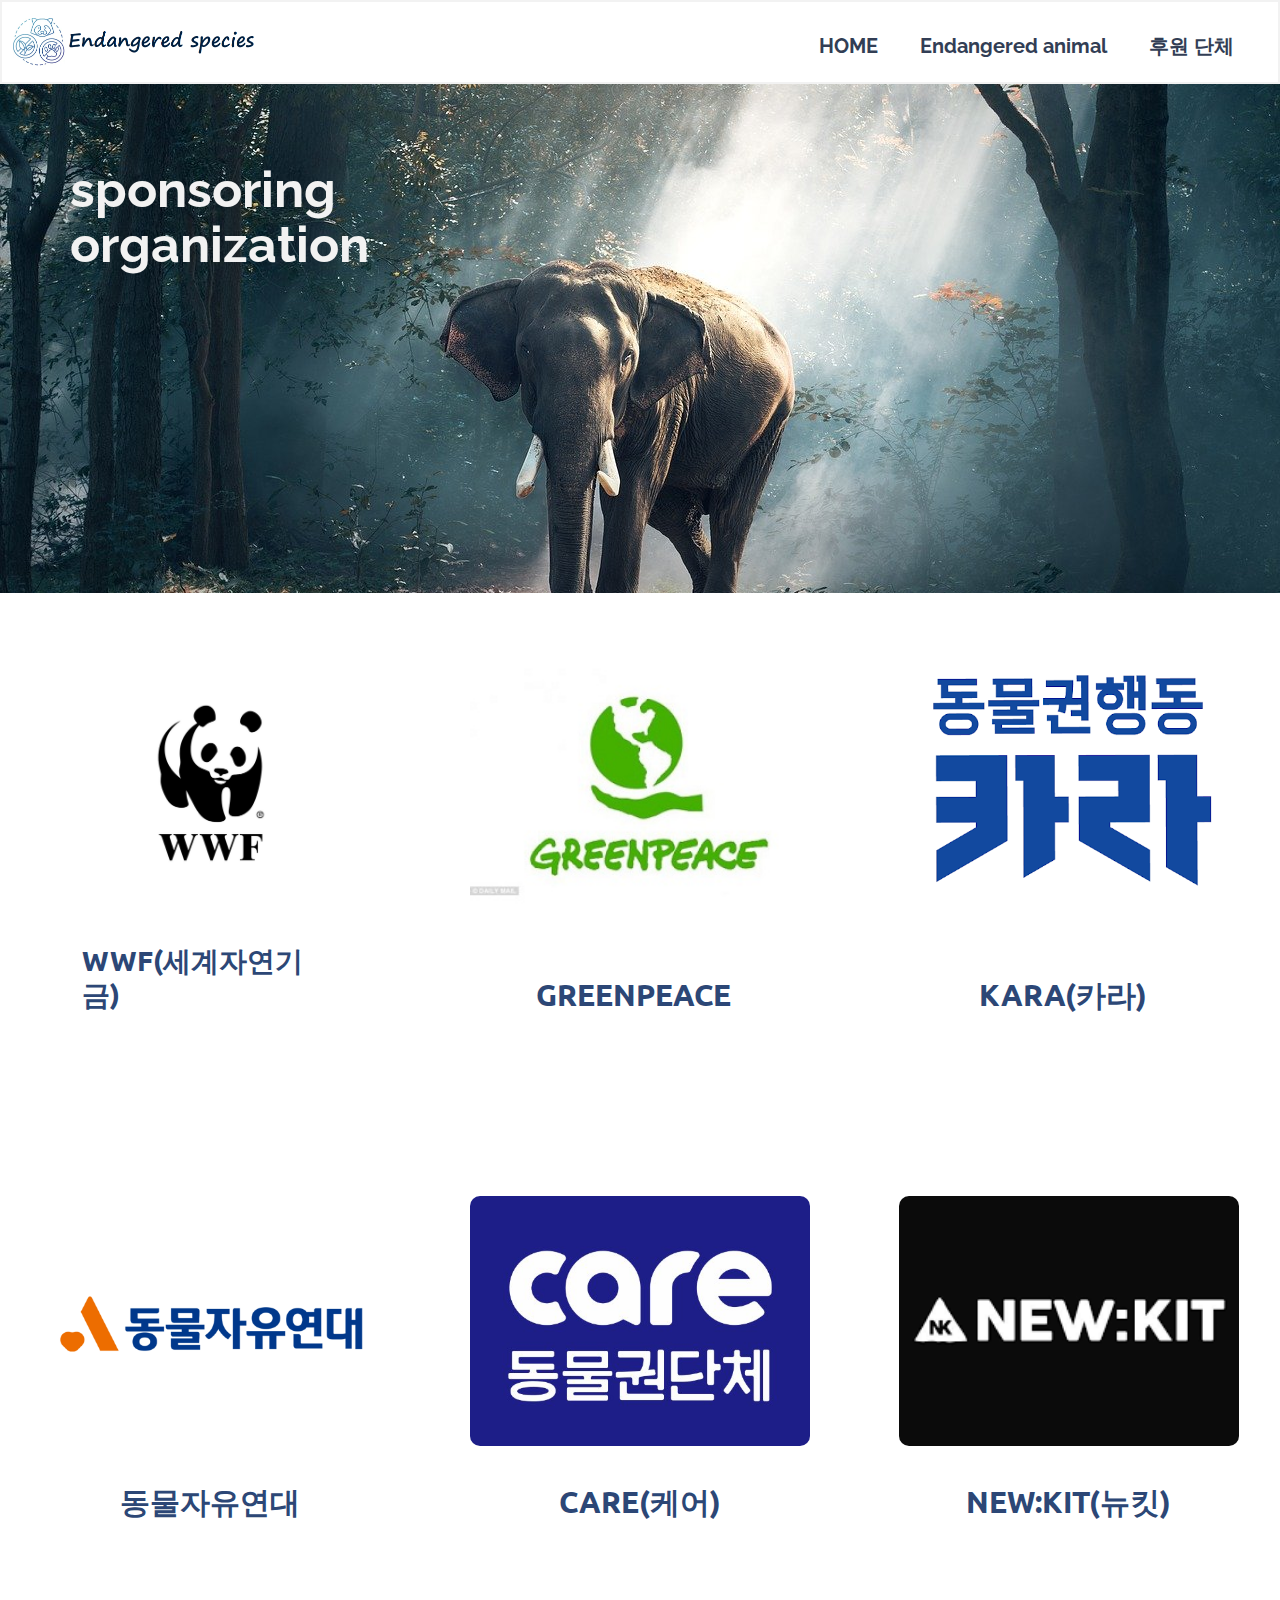
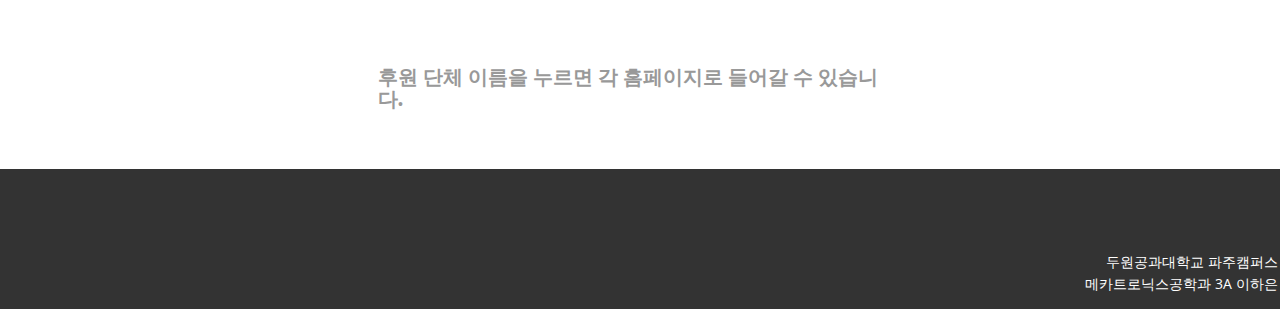
<file: 3A_41915066/Give.html>
<!DOCTYPE html>
<html style="font-size: 16px;">
  <head>
    <meta name="viewport" content="width=device-width, initial-scale=1.0">
    <meta charset="utf-8">
    <meta name="keywords" content="Wildlife, Africa is home to many of the world's most famous fauna">
    <meta name="description" content="">
    <meta name="page_type" content="np-template-header-footer-from-plugin">
    <title>Give</title>
    <link rel="stylesheet" href="nicepage.css" media="screen">
<link rel="stylesheet" href="Give.css" media="screen">
    <script class="u-script" type="text/javascript" src="jquery.js" defer=""></script>
    <script class="u-script" type="text/javascript" src="nicepage.js" defer=""></script>
    <meta name="generator" content="Nicepage 3.16.1, nicepage.com">
    <link id="u-theme-google-font" rel="stylesheet" href="https://fonts.googleapis.com/css?family=Roboto:100,100i,300,300i,400,400i,500,500i,700,700i,900,900i|Open+Sans:300,300i,400,400i,600,600i,700,700i,800,800i">
    <link id="u-page-google-font" rel="stylesheet" href="https://fonts.googleapis.com/css?family=Raleway:100,100i,200,200i,300,300i,400,400i,500,500i,600,600i,700,700i,800,800i,900,900i|Ubuntu:300,300i,400,400i,500,500i,700,700i">
    
    
    
    <script type="application/ld+json">{
		"@context": "http://schema.org",
		"@type": "Organization",
		"name": "Endangered species",
		"url": "index.html",
		"logo": "images/logo1.png"
}</script>
    <meta property="og:title" content="Give">
    <meta property="og:type" content="website">
    <meta name="theme-color" content="#2c4776">
    <link rel="canonical" href="index.html">
    <meta property="og:url" content="index.html">
  </head>
  <body class="u-body"><header class="u-border-2 u-border-grey-5 u-clearfix u-header u-header" id="sec-13f0"><div class="u-clearfix u-sheet u-sheet-1">
        <a href="HOME.html" data-page-id="12187334" class="u-image u-logo u-image-1" data-image-width="983" data-image-height="192" title="HOME">
          <img src="images/logo1.png" class="u-logo-image u-logo-image-1" data-image-width="247.5297">
        </a>
        <nav class="u-menu u-menu-dropdown u-offcanvas u-menu-1">
          <div class="menu-collapse u-custom-font u-font-raleway" style="font-size: 1.25rem; letter-spacing: 0px;">
            <a class="u-button-style u-custom-left-right-menu-spacing u-custom-padding-bottom u-custom-text-active-color u-custom-text-color u-custom-text-hover-color u-custom-top-bottom-menu-spacing u-nav-link u-text-active-palette-1-base u-text-hover-palette-2-base" href="#">
              <svg><use xmlns:xlink="http://www.w3.org/1999/xlink" xlink:href="#menu-hamburger"></use></svg>
              <svg version="1.1" xmlns="http://www.w3.org/2000/svg" xmlns:xlink="http://www.w3.org/1999/xlink"><defs><symbol id="menu-hamburger" viewBox="0 0 16 16" style="width: 16px; height: 16px;"><rect y="1" width="16" height="2"></rect><rect y="7" width="16" height="2"></rect><rect y="13" width="16" height="2"></rect>
</symbol>
</defs></svg>
            </a>
          </div>
          <div class="u-custom-menu u-nav-container">
            <ul class="u-custom-font u-font-raleway u-nav u-spacing-2 u-unstyled u-nav-1"><li class="u-nav-item"><a class="u-border-active-palette-1-base u-border-hover-palette-1-base u-button-style u-nav-link u-text-active-palette-1-dark-2 u-text-hover-palette-1-dark-2 u-text-palette-1-dark-2" href="HOME.html" style="padding: 10px 20px;">HOME</a>
</li><li class="u-nav-item"><a class="u-border-active-palette-1-base u-border-hover-palette-1-base u-button-style u-nav-link u-text-active-palette-1-dark-2 u-text-hover-palette-1-dark-2 u-text-palette-1-dark-2" href="Endangered-animal.html" style="padding: 10px 20px;">Endangered animal</a>
</li><li class="u-nav-item"><a class="u-border-active-palette-1-base u-border-hover-palette-1-base u-button-style u-nav-link u-text-active-palette-1-dark-2 u-text-hover-palette-1-dark-2 u-text-palette-1-dark-2" href="Give.html" style="padding: 10px 20px;">후원 단체</a>
</li></ul>
          </div>
          <div class="u-custom-menu u-nav-container-collapse">
            <div class="u-black u-container-style u-inner-container-layout u-opacity u-opacity-95 u-sidenav">
              <div class="u-sidenav-overflow">
                <div class="u-menu-close"></div>
                <ul class="u-align-center u-nav u-popupmenu-items u-unstyled u-nav-2"><li class="u-nav-item"><a class="u-button-style u-nav-link" href="HOME.html" style="padding: 10px 20px;">HOME</a>
</li><li class="u-nav-item"><a class="u-button-style u-nav-link" href="Endangered-animal.html" style="padding: 10px 20px;">Endangered animal</a>
</li><li class="u-nav-item"><a class="u-button-style u-nav-link" href="Give.html" style="padding: 10px 20px;">후원 단체</a>
</li></ul>
              </div>
            </div>
            <div class="u-black u-menu-overlay u-opacity u-opacity-70"></div>
          </div>
        </nav>
      </div></header> 
    <section class="u-clearfix u-image u-section-1" id="sec-a401" data-image-width="150" data-image-height="102">
      <div class="u-clearfix u-sheet u-sheet-1">
        <h2 class="u-text u-text-grey-5 u-text-1">sponsoring organization</h2>
      </div>
    </section>
    <section class="u-clearfix u-section-2" id="sec-0844">
      <div class="u-clearfix u-sheet u-sheet-1">
        <img class="u-image u-image-round u-radius-10 u-image-1" src="images/wwf.jpg" alt="" data-image-width="1600" data-image-height="1067">
        <img class="u-image u-image-round u-radius-10 u-image-2" src="images/Greenpeace.jpg" alt="" data-image-width="300" data-image-height="300">
        <img class="u-image u-image-round u-radius-10 u-image-3" src="images/Kara.png" alt="" data-image-width="512" data-image-height="405">
        <h3 class="u-align-left u-custom-font u-font-ubuntu u-text u-text-1">
          <a class="u-active-none u-border-none u-btn u-button-link u-button-style u-hover-none u-none u-text-palette-1-base u-btn-1" href="https://www.wwfkorea.or.kr/" target="_blank">WWF(세계자연기금)</a>
        </h3>
        <h3 class="u-align-left u-custom-font u-font-ubuntu u-text u-text-2">
          <a class="u-active-none u-border-none u-btn u-button-link u-button-style u-hover-none u-none u-text-palette-1-base u-btn-2" href="https://www.greenpeace.org/korea/" target="_blank">GREENPEACE</a>
        </h3>
        <h3 class="u-align-left u-custom-font u-font-ubuntu u-text u-text-3">
          <a class="u-active-none u-border-none u-btn u-button-link u-button-style u-hover-none u-none u-text-palette-1-base u-btn-3" href="https://www.ekara.org/" target="_blank">KARA(카라​)</a>
        </h3>
        <img class="u-image u-image-round u-radius-10 u-image-4" src="images/Animalfree.png" alt="" data-image-width="1000" data-image-height="1000">
        <img class="u-image u-image-round u-radius-10 u-image-5" src="images/Care.jpg" alt="" data-image-width="512" data-image-height="512">
        <img class="u-image u-image-round u-radius-10 u-image-6" src="images/NEWKIT_L.png" alt="" data-image-width="225" data-image-height="225">
        <h3 class="u-align-left u-custom-font u-font-ubuntu u-text u-text-4">
          <a class="u-active-none u-border-none u-btn u-button-link u-button-style u-hover-none u-none u-text-palette-1-base u-btn-4" href="https://www.animals.or.kr/" target="_blank">동물자유연대</a>
        </h3>
        <h3 class="u-align-left u-custom-font u-font-ubuntu u-text u-text-5">
          <a class="u-active-none u-border-none u-btn u-button-link u-button-style u-hover-none u-none u-text-palette-1-base u-btn-5" href="https://fromcare.org/" target="_blank">CARE(케어​)</a>
        </h3>
        <h3 class="u-align-left u-custom-font u-font-ubuntu u-text u-text-6">
          <a class="u-active-none u-border-none u-btn u-button-link u-button-style u-hover-none u-none u-text-palette-1-base u-btn-6" href="http://new-kit.com/" target="_blank">NEW:KIT(뉴킷​)</a>
        </h3>
        <h2 class="u-align-left u-custom-font u-font-ubuntu u-text u-text-grey-40 u-text-7">후원 단체 이름을 누르면 각 홈페이지로 들어갈 수 있습니다.</h2>
      </div>
    </section>
    
    
    <footer class="u-align-center u-clearfix u-footer u-grey-80 u-footer" id="sec-dc71"><div class="u-clearfix u-sheet u-sheet-1">
        <p class="u-align-right u-small-text u-text u-text-variant u-text-1">두원공과대학교 파주캠퍼스<br>메카트로닉스공학과 3A 이하은
        </p>
      </div></footer>
  </body>
</html>
</file>
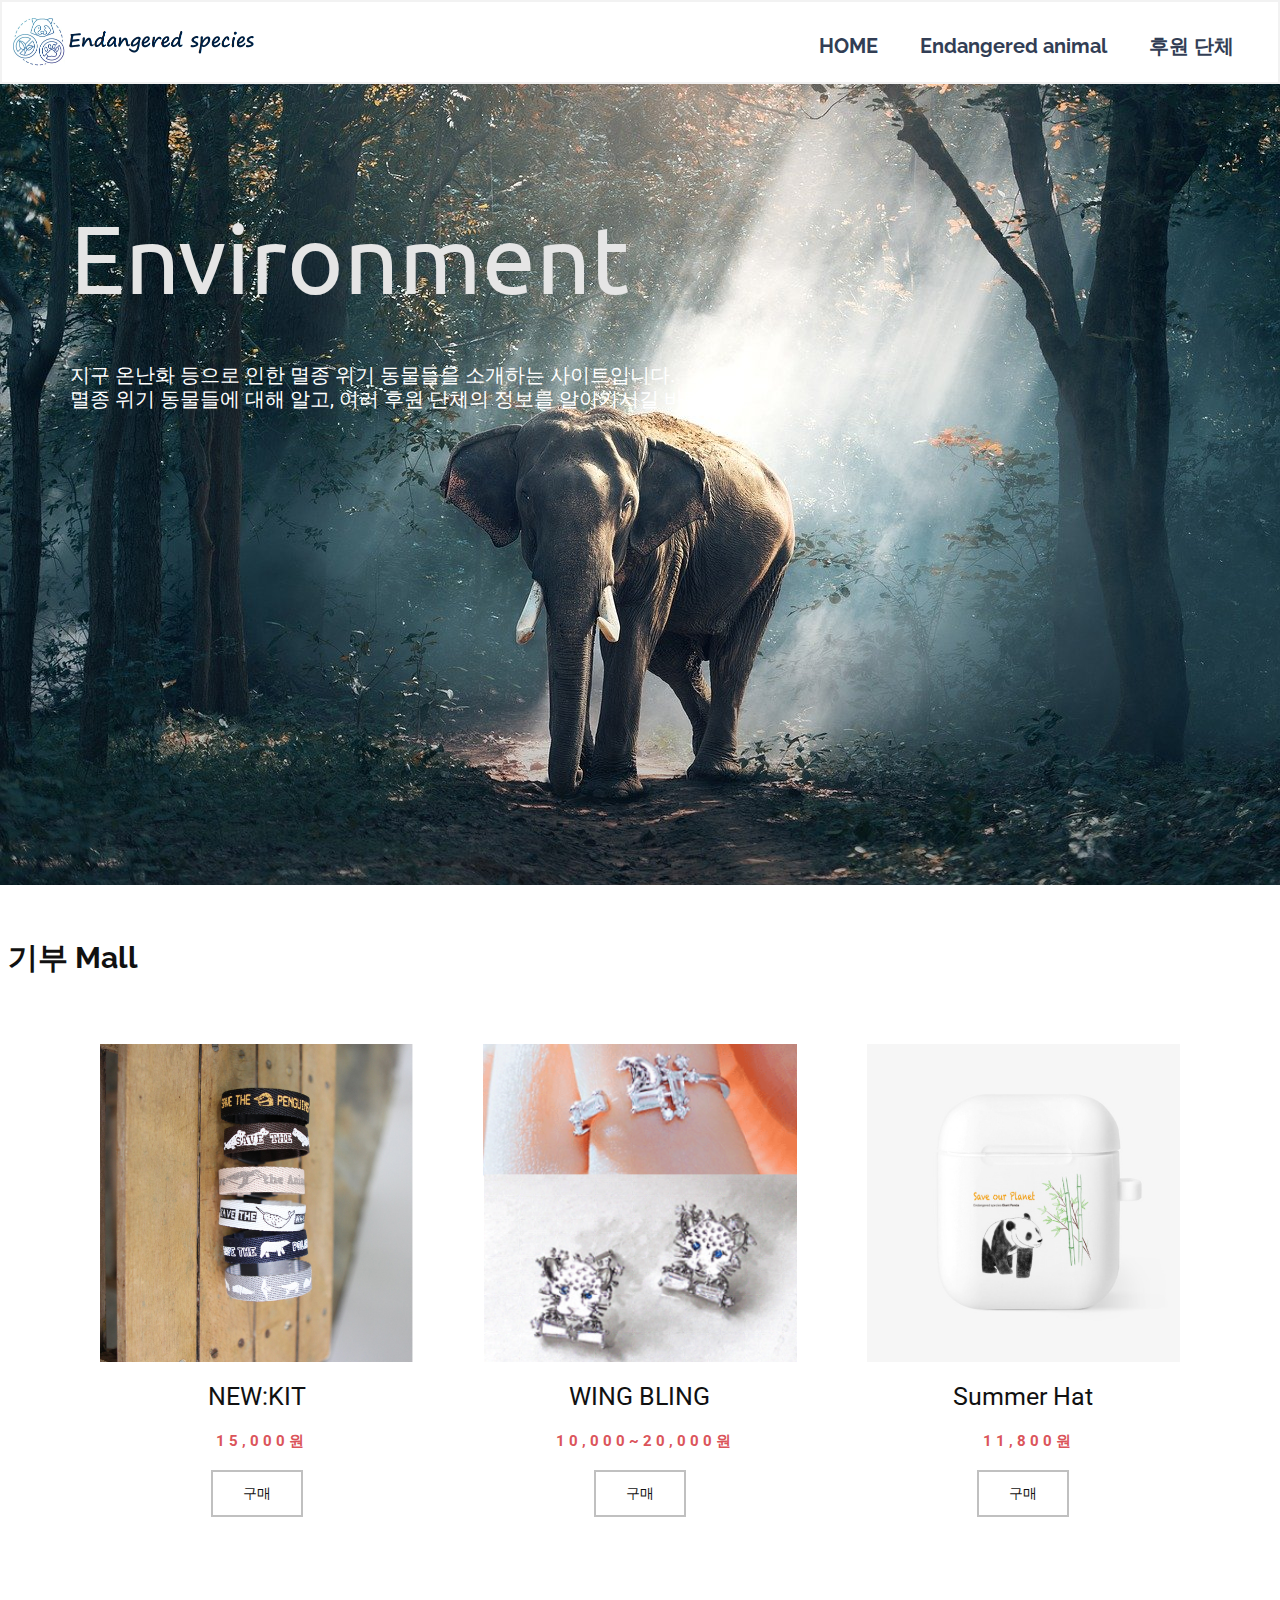
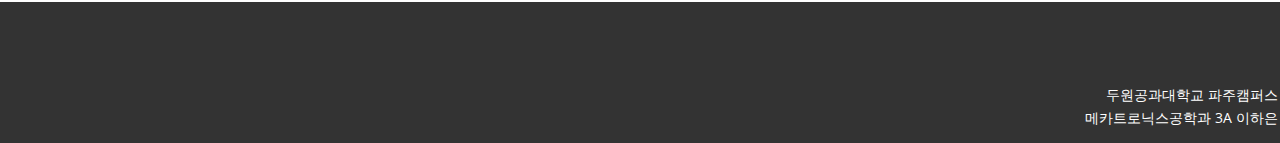
<file: 3A_41915066/HOME.html>
<!DOCTYPE html>
<html style="font-size: 16px;">
  <head>
    <meta name="viewport" content="width=device-width, initial-scale=1.0">
    <meta charset="utf-8">
    <meta name="keywords" content="">
    <meta name="description" content="">
    <meta name="page_type" content="np-template-header-footer-from-plugin">
    <title>HOME</title>
    <link rel="stylesheet" href="nicepage.css" media="screen">
<link rel="stylesheet" href="HOME.css" media="screen">
    <script class="u-script" type="text/javascript" src="jquery.js" defer=""></script>
    <script class="u-script" type="text/javascript" src="nicepage.js" defer=""></script>
    <meta name="generator" content="Nicepage 3.16.1, nicepage.com">
    <link id="u-theme-google-font" rel="stylesheet" href="https://fonts.googleapis.com/css?family=Roboto:100,100i,300,300i,400,400i,500,500i,700,700i,900,900i|Open+Sans:300,300i,400,400i,600,600i,700,700i,800,800i">
    <link id="u-page-google-font" rel="stylesheet" href="https://fonts.googleapis.com/css?family=Ubuntu:300,300i,400,400i,500,500i,700,700i|Raleway:100,100i,200,200i,300,300i,400,400i,500,500i,600,600i,700,700i,800,800i,900,900i">
    
    
    
    
    <script type="application/ld+json">{
		"@context": "http://schema.org",
		"@type": "Organization",
		"name": "Endangered species",
		"url": "index.html",
		"logo": "images/logo1.png"
}</script>
    <meta property="og:title" content="HOME">
    <meta property="og:type" content="website">
    <meta name="theme-color" content="#2c4776">
    <link rel="canonical" href="index.html">
    <meta property="og:url" content="index.html">
  </head>
  <body class="u-body"><header class="u-border-2 u-border-grey-5 u-clearfix u-header u-header" id="sec-13f0"><div class="u-clearfix u-sheet u-sheet-1">
        <a href="HOME.html" data-page-id="12187334" class="u-image u-logo u-image-1" data-image-width="983" data-image-height="192" title="HOME">
          <img src="images/logo1.png" class="u-logo-image u-logo-image-1" data-image-width="247.5297">
        </a>
        <nav class="u-menu u-menu-dropdown u-offcanvas u-menu-1">
          <div class="menu-collapse u-custom-font u-font-raleway" style="font-size: 1.25rem; letter-spacing: 0px;">
            <a class="u-button-style u-custom-left-right-menu-spacing u-custom-padding-bottom u-custom-text-active-color u-custom-text-color u-custom-text-hover-color u-custom-top-bottom-menu-spacing u-nav-link u-text-active-palette-1-base u-text-hover-palette-2-base" href="#">
              <svg><use xmlns:xlink="http://www.w3.org/1999/xlink" xlink:href="#menu-hamburger"></use></svg>
              <svg version="1.1" xmlns="http://www.w3.org/2000/svg" xmlns:xlink="http://www.w3.org/1999/xlink"><defs><symbol id="menu-hamburger" viewBox="0 0 16 16" style="width: 16px; height: 16px;"><rect y="1" width="16" height="2"></rect><rect y="7" width="16" height="2"></rect><rect y="13" width="16" height="2"></rect>
</symbol>
</defs></svg>
            </a>
          </div>
          <div class="u-custom-menu u-nav-container">
            <ul class="u-custom-font u-font-raleway u-nav u-spacing-2 u-unstyled u-nav-1"><li class="u-nav-item"><a class="u-border-active-palette-1-base u-border-hover-palette-1-base u-button-style u-nav-link u-text-active-palette-1-dark-2 u-text-hover-palette-1-dark-2 u-text-palette-1-dark-2" href="HOME.html" style="padding: 10px 20px;">HOME</a>
</li><li class="u-nav-item"><a class="u-border-active-palette-1-base u-border-hover-palette-1-base u-button-style u-nav-link u-text-active-palette-1-dark-2 u-text-hover-palette-1-dark-2 u-text-palette-1-dark-2" href="Endangered-animal.html" style="padding: 10px 20px;">Endangered animal</a>
</li><li class="u-nav-item"><a class="u-border-active-palette-1-base u-border-hover-palette-1-base u-button-style u-nav-link u-text-active-palette-1-dark-2 u-text-hover-palette-1-dark-2 u-text-palette-1-dark-2" href="Give.html" style="padding: 10px 20px;">후원 단체</a>
</li></ul>
          </div>
          <div class="u-custom-menu u-nav-container-collapse">
            <div class="u-black u-container-style u-inner-container-layout u-opacity u-opacity-95 u-sidenav">
              <div class="u-sidenav-overflow">
                <div class="u-menu-close"></div>
                <ul class="u-align-center u-nav u-popupmenu-items u-unstyled u-nav-2"><li class="u-nav-item"><a class="u-button-style u-nav-link" href="HOME.html" style="padding: 10px 20px;">HOME</a>
</li><li class="u-nav-item"><a class="u-button-style u-nav-link" href="Endangered-animal.html" style="padding: 10px 20px;">Endangered animal</a>
</li><li class="u-nav-item"><a class="u-button-style u-nav-link" href="Give.html" style="padding: 10px 20px;">후원 단체</a>
</li></ul>
              </div>
            </div>
            <div class="u-black u-menu-overlay u-opacity u-opacity-70"></div>
          </div>
        </nav>
      </div></header> 
    <section class="u-clearfix u-image u-section-1" id="sec-51b4" data-image-width="1280" data-image-height="873">
      <div class="u-clearfix u-sheet u-sheet-1">
        <h1 class="u-custom-font u-font-ubuntu u-text u-text-grey-10 u-text-1">Environment</h1>
        <h4 class="u-text u-text-white u-text-2">지구 온난화 등으로 인한 멸종 위기 동물들을 소개하는 사이트입니다.&nbsp;<br>멸종 위기 동물들에 대해 알고, 여러 후원 단체의 정보를 알아가시길 바랍니다.
        </h4>
      </div>
    </section>
    <section class="u-clearfix u-section-2" id="sec-0da5">
      <div class="u-clearfix u-sheet u-sheet-1">
        <h2 class="u-text u-text-1">기부 Mall</h2>
      </div>
    </section>
    <section class="u-clearfix u-section-3" id="sec-c0ac">
      <div class="u-clearfix u-sheet u-sheet-1">
        <div class="u-expanded-width u-list u-list-1">
          <div class="u-repeater u-repeater-1">
            <div class="u-align-center u-container-style u-list-item u-repeater-item">
              <div class="u-container-layout u-similar-container u-valign-top u-container-layout-1">
                <img alt="" class="u-expanded-width u-image u-image-default u-image-1" data-image-width="548" data-image-height="609" src="images/Newkit.png">
                <h3 class="u-text u-text-1">NEW:KIT</h3>
                <h5 class="u-text u-text-palette-2-base u-text-2">15,000원</h5>
                <a href="http://new-kit.com/product/%EB%A9%B8%EC%A2%85%EC%9C%84%EA%B8%B0%EB%8F%99%EB%AC%BC%EC%95%8C%EB%A6%BC%ED%8C%94%EC%B0%8C-fabric-ver-2/60/" class="u-border-2 u-border-grey-25 u-btn u-btn-rectangle u-button-style u-none u-text-body-color u-btn-1" target="_blank">구매</a>
              </div>
            </div>
            <div class="u-align-center u-container-style u-list-item u-repeater-item">
              <div class="u-container-layout u-similar-container u-valign-top u-container-layout-2">
                <img alt="" class="u-expanded-width u-image u-image-default u-image-2" data-image-width="289" data-image-height="358" src="images/Wingbling1.png">
                <h3 class="u-text u-text-3">WING BLING </h3>
                <h5 class="u-text u-text-palette-2-base u-text-4">10,000~20,000원</h5>
                <a href="http://skin-skin30.wingbling.cafe24.com/product/list.html?cate_no=323" class="u-border-2 u-border-grey-25 u-btn u-btn-rectangle u-button-style u-none u-text-body-color u-btn-2" target="_blank">구매</a>
              </div>
            </div>
            <div class="u-align-center u-container-style u-list-item u-repeater-item">
              <div class="u-container-layout u-similar-container u-valign-top u-container-layout-3">
                <img alt="" class="u-expanded-width u-image u-image-default u-image-3" data-image-width="598" data-image-height="684" src="images/Sugieshop.png">
                <h3 class="u-text u-text-5">Summer Hat</h3>
                <h5 class="u-text u-text-palette-2-base u-text-6">11,800원</h5>
                <a href="https://marpple.shop/kr/sugie?page=0" class="u-border-2 u-border-grey-25 u-btn u-btn-rectangle u-button-style u-none u-text-body-color u-btn-3" target="_blank">구매</a>
              </div>
            </div>
          </div>
        </div>
      </div>
    </section>
    
    
    <footer class="u-align-center u-clearfix u-footer u-grey-80 u-footer" id="sec-dc71"><div class="u-clearfix u-sheet u-sheet-1">
        <p class="u-align-right u-small-text u-text u-text-variant u-text-1">두원공과대학교 파주캠퍼스<br>메카트로닉스공학과 3A 이하은
        </p>
      </div></footer>
  </body>
</html>
</file>
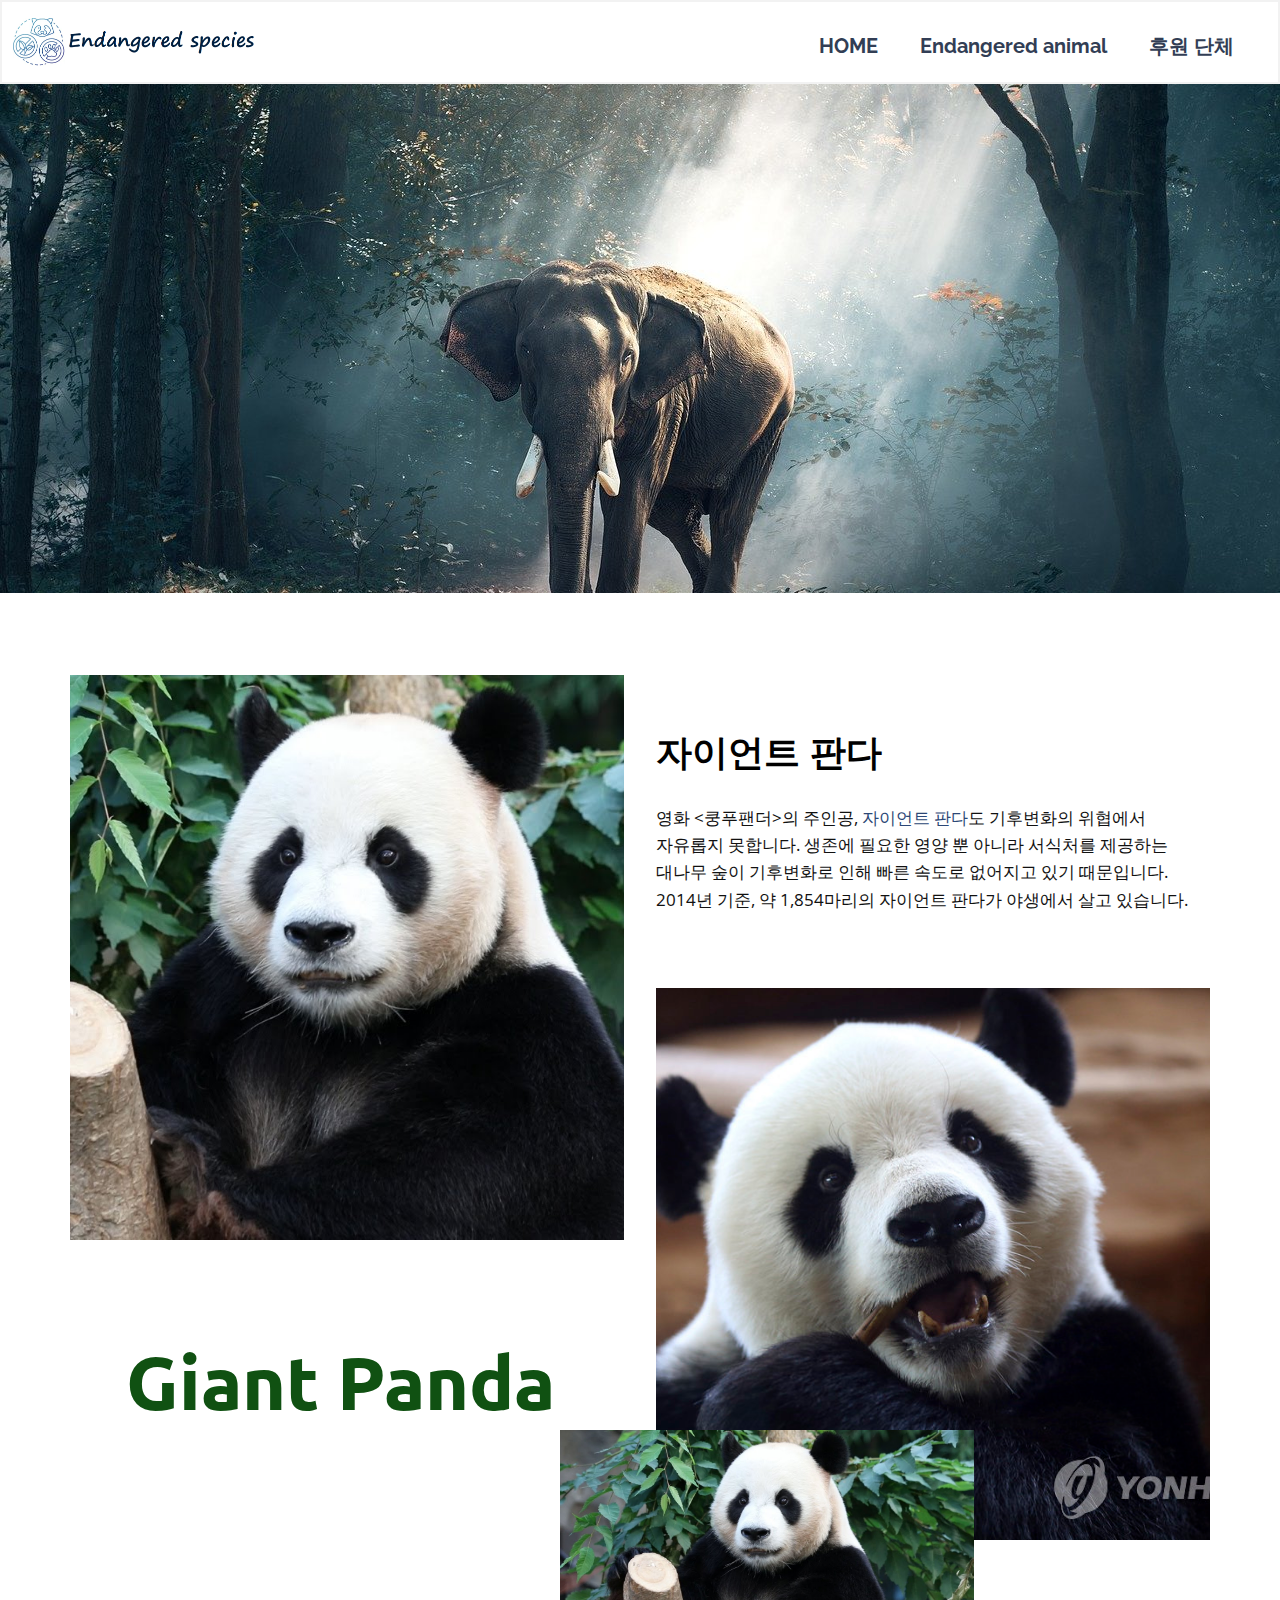
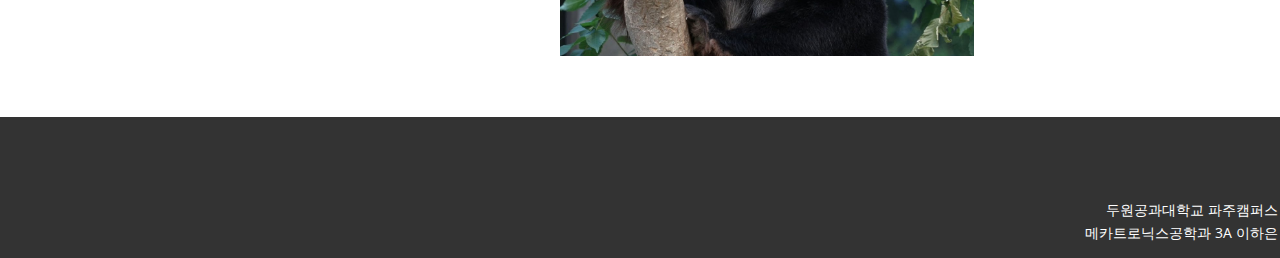
<file: 3A_41915066/Panda.html>
<!DOCTYPE html>
<html style="font-size: 16px;">
  <head>
    <meta name="viewport" content="width=device-width, initial-scale=1.0">
    <meta charset="utf-8">
    <meta name="keywords" content="">
    <meta name="description" content="">
    <meta name="page_type" content="np-template-header-footer-from-plugin">
    <title>Panda</title>
    <link rel="stylesheet" href="nicepage.css" media="screen">
<link rel="stylesheet" href="Panda.css" media="screen">
    <script class="u-script" type="text/javascript" src="jquery.js" defer=""></script>
    <script class="u-script" type="text/javascript" src="nicepage.js" defer=""></script>
    <meta name="generator" content="Nicepage 3.16.1, nicepage.com">
    <link id="u-theme-google-font" rel="stylesheet" href="https://fonts.googleapis.com/css?family=Roboto:100,100i,300,300i,400,400i,500,500i,700,700i,900,900i|Open+Sans:300,300i,400,400i,600,600i,700,700i,800,800i">
    <link id="u-page-google-font" rel="stylesheet" href="https://fonts.googleapis.com/css?family=Ubuntu:300,300i,400,400i,500,500i,700,700i|Montserrat:100,100i,200,200i,300,300i,400,400i,500,500i,600,600i,700,700i,800,800i,900,900i|Raleway:100,100i,200,200i,300,300i,400,400i,500,500i,600,600i,700,700i,800,800i,900,900i">
    
    
    
    <script type="application/ld+json">{
		"@context": "http://schema.org",
		"@type": "Organization",
		"name": "Endangered species",
		"url": "index.html",
		"logo": "images/logo1.png"
}</script>
    <meta property="og:title" content="Panda">
    <meta property="og:type" content="website">
    <meta name="theme-color" content="#2c4776">
    <link rel="canonical" href="index.html">
    <meta property="og:url" content="index.html">
  </head>
  <body class="u-body"><header class="u-border-2 u-border-grey-5 u-clearfix u-header u-header" id="sec-13f0"><div class="u-clearfix u-sheet u-sheet-1">
        <a href="HOME.html" data-page-id="12187334" class="u-image u-logo u-image-1" data-image-width="983" data-image-height="192" title="HOME">
          <img src="images/logo1.png" class="u-logo-image u-logo-image-1" data-image-width="247.5297">
        </a>
        <nav class="u-menu u-menu-dropdown u-offcanvas u-menu-1">
          <div class="menu-collapse u-custom-font u-font-raleway" style="font-size: 1.25rem; letter-spacing: 0px;">
            <a class="u-button-style u-custom-left-right-menu-spacing u-custom-padding-bottom u-custom-text-active-color u-custom-text-color u-custom-text-hover-color u-custom-top-bottom-menu-spacing u-nav-link u-text-active-palette-1-base u-text-hover-palette-2-base" href="#">
              <svg><use xmlns:xlink="http://www.w3.org/1999/xlink" xlink:href="#menu-hamburger"></use></svg>
              <svg version="1.1" xmlns="http://www.w3.org/2000/svg" xmlns:xlink="http://www.w3.org/1999/xlink"><defs><symbol id="menu-hamburger" viewBox="0 0 16 16" style="width: 16px; height: 16px;"><rect y="1" width="16" height="2"></rect><rect y="7" width="16" height="2"></rect><rect y="13" width="16" height="2"></rect>
</symbol>
</defs></svg>
            </a>
          </div>
          <div class="u-custom-menu u-nav-container">
            <ul class="u-custom-font u-font-raleway u-nav u-spacing-2 u-unstyled u-nav-1"><li class="u-nav-item"><a class="u-border-active-palette-1-base u-border-hover-palette-1-base u-button-style u-nav-link u-text-active-palette-1-dark-2 u-text-hover-palette-1-dark-2 u-text-palette-1-dark-2" href="HOME.html" style="padding: 10px 20px;">HOME</a>
</li><li class="u-nav-item"><a class="u-border-active-palette-1-base u-border-hover-palette-1-base u-button-style u-nav-link u-text-active-palette-1-dark-2 u-text-hover-palette-1-dark-2 u-text-palette-1-dark-2" href="Endangered-animal.html" style="padding: 10px 20px;">Endangered animal</a>
</li><li class="u-nav-item"><a class="u-border-active-palette-1-base u-border-hover-palette-1-base u-button-style u-nav-link u-text-active-palette-1-dark-2 u-text-hover-palette-1-dark-2 u-text-palette-1-dark-2" href="Give.html" style="padding: 10px 20px;">후원 단체</a>
</li></ul>
          </div>
          <div class="u-custom-menu u-nav-container-collapse">
            <div class="u-black u-container-style u-inner-container-layout u-opacity u-opacity-95 u-sidenav">
              <div class="u-sidenav-overflow">
                <div class="u-menu-close"></div>
                <ul class="u-align-center u-nav u-popupmenu-items u-unstyled u-nav-2"><li class="u-nav-item"><a class="u-button-style u-nav-link" href="HOME.html" style="padding: 10px 20px;">HOME</a>
</li><li class="u-nav-item"><a class="u-button-style u-nav-link" href="Endangered-animal.html" style="padding: 10px 20px;">Endangered animal</a>
</li><li class="u-nav-item"><a class="u-button-style u-nav-link" href="Give.html" style="padding: 10px 20px;">후원 단체</a>
</li></ul>
              </div>
            </div>
            <div class="u-black u-menu-overlay u-opacity u-opacity-70"></div>
          </div>
        </nav>
      </div></header> 
    <section class="u-clearfix u-image u-section-1" id="sec-a401" data-image-width="150" data-image-height="102"></section>
    <section class="u-align-left u-clearfix u-section-2" id="sec-3115">
      <div class="u-clearfix u-sheet u-sheet-1">
        <div class="u-clearfix u-expanded-width u-gutter-32 u-layout-wrap u-layout-wrap-1">
          <div class="u-gutter-0 u-layout">
            <div class="u-layout-row">
              <div class="u-size-30 u-size-60-md">
                <div class="u-layout-col">
                  <div class="u-container-style u-image u-layout-cell u-left-cell u-size-20 u-image-1" data-image-width="1280" data-image-height="720">
                    <div class="u-container-layout u-valign-middle u-container-layout-1"></div>
                  </div>
                  <div class="u-container-style u-layout-cell u-left-cell u-size-40 u-layout-cell-2">
                    <div class="u-container-layout u-container-layout-2">
                      <h1 class="u-custom-font u-font-ubuntu u-text u-text-custom-color-5 u-text-1">Giant Panda </h1>
                    </div>
                  </div>
                </div>
              </div>
              <div class="u-size-30 u-size-60-md">
                <div class="u-layout-col">
                  <div class="u-container-style u-layout-cell u-right-cell u-size-40 u-layout-cell-3">
                    <div class="u-container-layout u-container-layout-3">
                      <h2 class="u-custom-font u-font-montserrat u-text u-text-black u-text-2">자이언트 판다 </h2>
                      <p class="u-text u-text-3">영화 &lt;쿵푸팬더&gt;의 주인공,&nbsp;<a href="https://www.worldwildlife.org/pages/giant-pandas-and-climate" target="_blank" rel="noopener noreferrer" class="u-active-none u-border-none u-btn u-button-style u-hover-none u-none u-text-palette-1-base u-btn-1">자이언트 판다</a>도 기후변화의 위협에서&nbsp;<br>자유롭지 못합니다. 생존에 필요한 영양 뿐 아니라 서식처를 제공하는&nbsp;<br>대나무 숲이 기후변화로 인해 빠른 속도로 없어지고 있기 때문입니다. 2014년 기준, 약 1,854마리의 자이언트 판다가 야생에서 살고 있습니다.<br>
                      </p>
                    </div>
                  </div>
                  <div class="u-align-right u-container-style u-image u-layout-cell u-right-cell u-size-20 u-image-2" data-image-width="1024" data-image-height="633">
                    <div class="u-container-layout u-container-layout-4"></div>
                  </div>
                </div>
              </div>
            </div>
          </div>
        </div>
        <div class="u-clearfix u-expanded-width-sm u-expanded-width-xs u-gutter-30 u-layout-wrap u-layout-wrap-2">
          <div class="u-gutter-0 u-layout">
            <div class="u-layout-row">
              <div class="u-container-style u-image u-layout-cell u-left-cell u-size-60 u-image-3" data-image-width="1280" data-image-height="720">
                <div class="u-container-layout u-valign-middle u-container-layout-5"></div>
              </div>
            </div>
          </div>
        </div>
      </div>
    </section>
    
    
    <footer class="u-align-center u-clearfix u-footer u-grey-80 u-footer" id="sec-dc71"><div class="u-clearfix u-sheet u-sheet-1">
        <p class="u-align-right u-small-text u-text u-text-variant u-text-1">두원공과대학교 파주캠퍼스<br>메카트로닉스공학과 3A 이하은
        </p>
      </div></footer>
  </body>
</html>
</file>
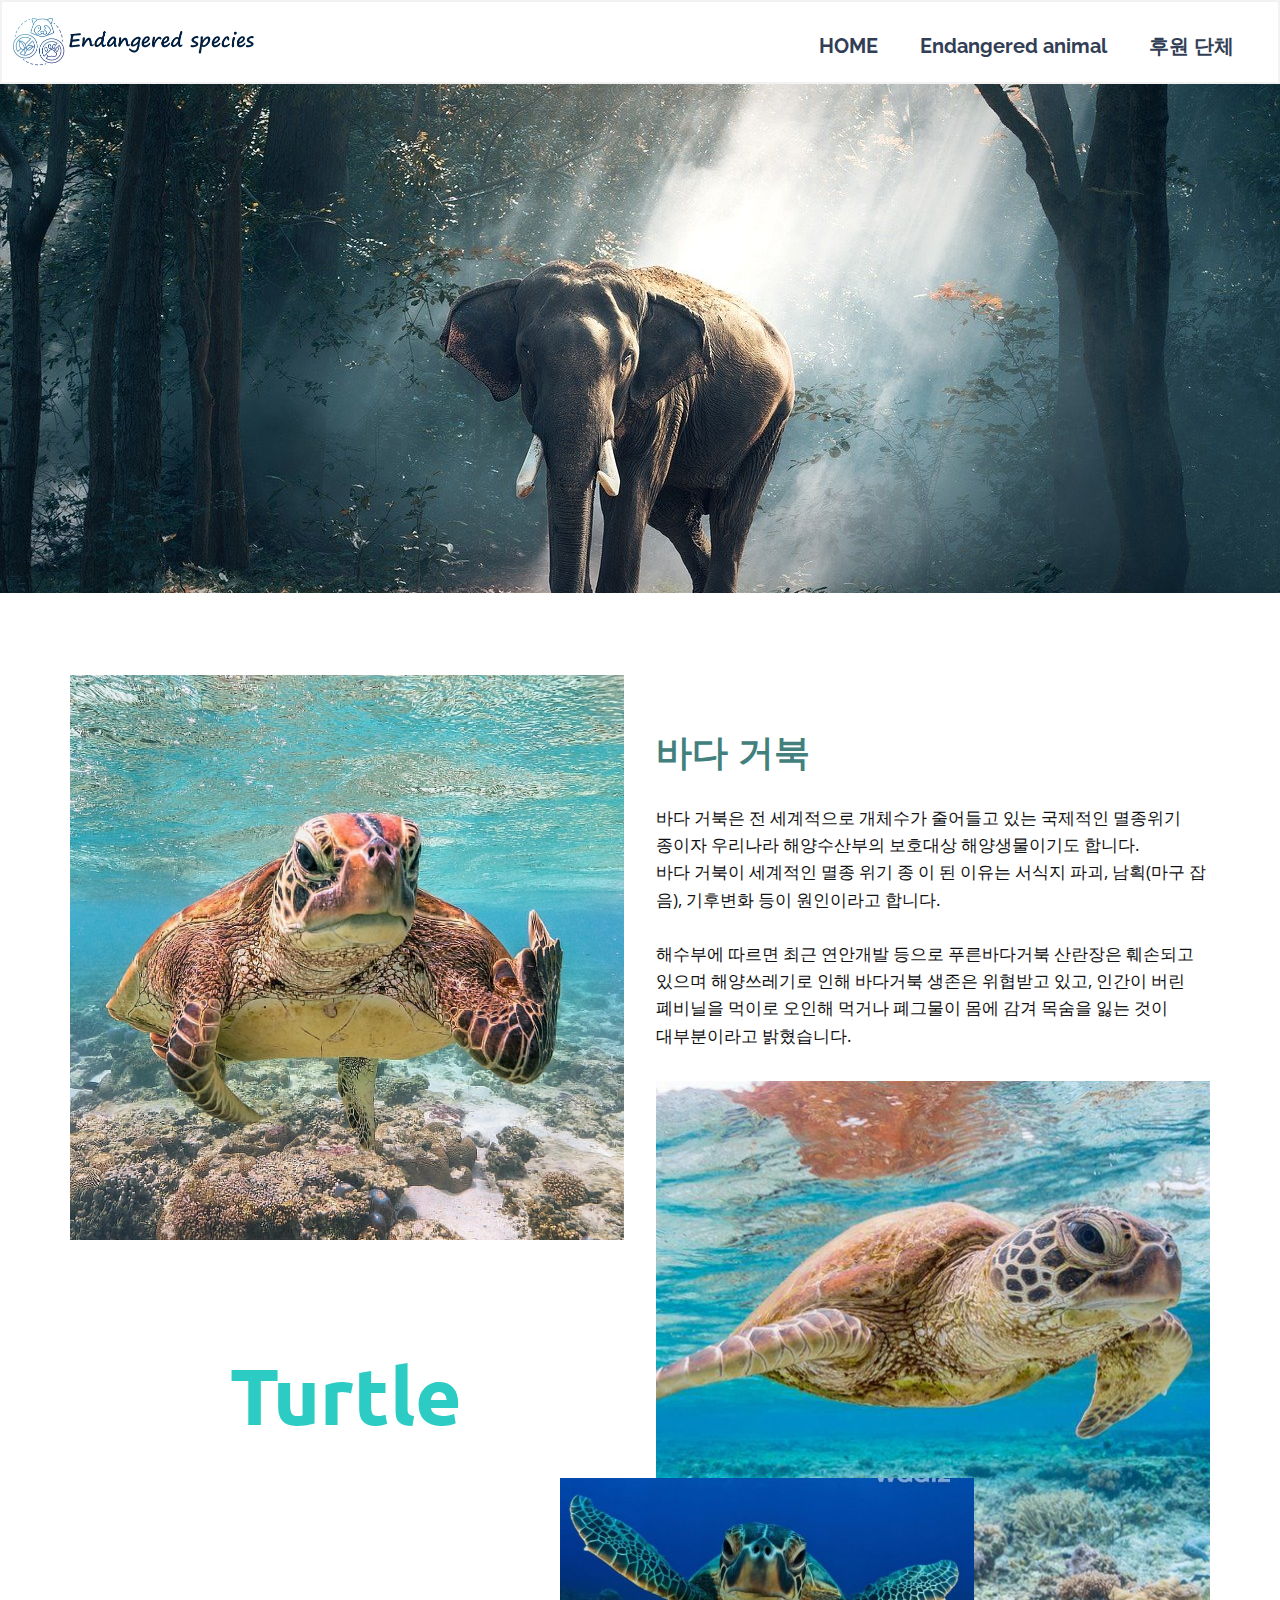
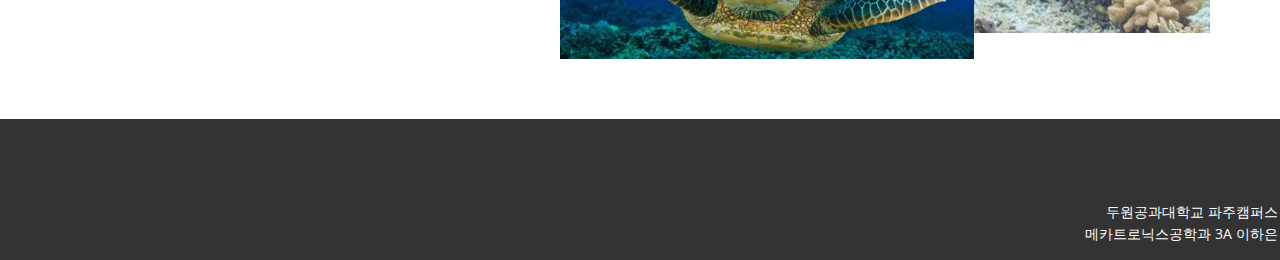
<file: 3A_41915066/Turtle.html>
<!DOCTYPE html>
<html style="font-size: 16px;">
  <head>
    <meta name="viewport" content="width=device-width, initial-scale=1.0">
    <meta charset="utf-8">
    <meta name="keywords" content="">
    <meta name="description" content="">
    <meta name="page_type" content="np-template-header-footer-from-plugin">
    <title>Turtle</title>
    <link rel="stylesheet" href="nicepage.css" media="screen">
<link rel="stylesheet" href="Turtle.css" media="screen">
    <script class="u-script" type="text/javascript" src="jquery.js" defer=""></script>
    <script class="u-script" type="text/javascript" src="nicepage.js" defer=""></script>
    <meta name="generator" content="Nicepage 3.16.1, nicepage.com">
    <link id="u-theme-google-font" rel="stylesheet" href="https://fonts.googleapis.com/css?family=Roboto:100,100i,300,300i,400,400i,500,500i,700,700i,900,900i|Open+Sans:300,300i,400,400i,600,600i,700,700i,800,800i">
    <link id="u-page-google-font" rel="stylesheet" href="https://fonts.googleapis.com/css?family=Ubuntu:300,300i,400,400i,500,500i,700,700i|Montserrat:100,100i,200,200i,300,300i,400,400i,500,500i,600,600i,700,700i,800,800i,900,900i|Raleway:100,100i,200,200i,300,300i,400,400i,500,500i,600,600i,700,700i,800,800i,900,900i">
    
    
    
    <script type="application/ld+json">{
		"@context": "http://schema.org",
		"@type": "Organization",
		"name": "Endangered species",
		"url": "index.html",
		"logo": "images/logo1.png"
}</script>
    <meta property="og:title" content="Turtle">
    <meta property="og:type" content="website">
    <meta name="theme-color" content="#2c4776">
    <link rel="canonical" href="index.html">
    <meta property="og:url" content="index.html">
  </head>
  <body class="u-body"><header class="u-border-2 u-border-grey-5 u-clearfix u-header u-header" id="sec-13f0"><div class="u-clearfix u-sheet u-sheet-1">
        <a href="HOME.html" data-page-id="12187334" class="u-image u-logo u-image-1" data-image-width="983" data-image-height="192" title="HOME">
          <img src="images/logo1.png" class="u-logo-image u-logo-image-1" data-image-width="247.5297">
        </a>
        <nav class="u-menu u-menu-dropdown u-offcanvas u-menu-1">
          <div class="menu-collapse u-custom-font u-font-raleway" style="font-size: 1.25rem; letter-spacing: 0px;">
            <a class="u-button-style u-custom-left-right-menu-spacing u-custom-padding-bottom u-custom-text-active-color u-custom-text-color u-custom-text-hover-color u-custom-top-bottom-menu-spacing u-nav-link u-text-active-palette-1-base u-text-hover-palette-2-base" href="#">
              <svg><use xmlns:xlink="http://www.w3.org/1999/xlink" xlink:href="#menu-hamburger"></use></svg>
              <svg version="1.1" xmlns="http://www.w3.org/2000/svg" xmlns:xlink="http://www.w3.org/1999/xlink"><defs><symbol id="menu-hamburger" viewBox="0 0 16 16" style="width: 16px; height: 16px;"><rect y="1" width="16" height="2"></rect><rect y="7" width="16" height="2"></rect><rect y="13" width="16" height="2"></rect>
</symbol>
</defs></svg>
            </a>
          </div>
          <div class="u-custom-menu u-nav-container">
            <ul class="u-custom-font u-font-raleway u-nav u-spacing-2 u-unstyled u-nav-1"><li class="u-nav-item"><a class="u-border-active-palette-1-base u-border-hover-palette-1-base u-button-style u-nav-link u-text-active-palette-1-dark-2 u-text-hover-palette-1-dark-2 u-text-palette-1-dark-2" href="HOME.html" style="padding: 10px 20px;">HOME</a>
</li><li class="u-nav-item"><a class="u-border-active-palette-1-base u-border-hover-palette-1-base u-button-style u-nav-link u-text-active-palette-1-dark-2 u-text-hover-palette-1-dark-2 u-text-palette-1-dark-2" href="Endangered-animal.html" style="padding: 10px 20px;">Endangered animal</a>
</li><li class="u-nav-item"><a class="u-border-active-palette-1-base u-border-hover-palette-1-base u-button-style u-nav-link u-text-active-palette-1-dark-2 u-text-hover-palette-1-dark-2 u-text-palette-1-dark-2" href="Give.html" style="padding: 10px 20px;">후원 단체</a>
</li></ul>
          </div>
          <div class="u-custom-menu u-nav-container-collapse">
            <div class="u-black u-container-style u-inner-container-layout u-opacity u-opacity-95 u-sidenav">
              <div class="u-sidenav-overflow">
                <div class="u-menu-close"></div>
                <ul class="u-align-center u-nav u-popupmenu-items u-unstyled u-nav-2"><li class="u-nav-item"><a class="u-button-style u-nav-link" href="HOME.html" style="padding: 10px 20px;">HOME</a>
</li><li class="u-nav-item"><a class="u-button-style u-nav-link" href="Endangered-animal.html" style="padding: 10px 20px;">Endangered animal</a>
</li><li class="u-nav-item"><a class="u-button-style u-nav-link" href="Give.html" style="padding: 10px 20px;">후원 단체</a>
</li></ul>
              </div>
            </div>
            <div class="u-black u-menu-overlay u-opacity u-opacity-70"></div>
          </div>
        </nav>
      </div></header> 
    <section class="u-clearfix u-image u-section-1" id="sec-a401" data-image-width="150" data-image-height="102"></section>
    <section class="u-align-left u-clearfix u-section-2" id="sec-ee83">
      <div class="u-clearfix u-sheet u-sheet-1">
        <div class="u-clearfix u-expanded-width u-gutter-32 u-layout-wrap u-layout-wrap-1">
          <div class="u-gutter-0 u-layout">
            <div class="u-layout-row">
              <div class="u-size-30 u-size-60-md">
                <div class="u-layout-col">
                  <div class="u-container-style u-image u-layout-cell u-left-cell u-size-20 u-image-1" data-image-width="1080" data-image-height="1320">
                    <div class="u-container-layout u-valign-middle u-container-layout-1"></div>
                  </div>
                  <div class="u-container-style u-layout-cell u-left-cell u-size-40 u-layout-cell-2">
                    <div class="u-container-layout u-container-layout-2">
                      <h1 class="u-custom-font u-font-ubuntu u-text u-text-palette-4-base u-text-1">Turtle </h1>
                    </div>
                  </div>
                </div>
              </div>
              <div class="u-size-30 u-size-60-md">
                <div class="u-layout-col">
                  <div class="u-container-style u-layout-cell u-right-cell u-size-40 u-layout-cell-3">
                    <div class="u-container-layout u-container-layout-3">
                      <h2 class="u-custom-font u-font-montserrat u-text u-text-palette-4-dark-2 u-text-2">바다 거북</h2>
                      <p class="u-text u-text-3">바다 거북은 전 세계적으로 개체수가 줄어들고 있는 국제적인 멸종위기<br>종이자 우리나라 해양수산부의 보호대상 해양생물이기도 합니다.&nbsp;<br>바다 거북이 세계적인 멸종 위기 종 이 된 이유는 서식지 파괴, 남획(마구 잡음), 기후변화 등이 원인이라고 합니다.<br>
                        <br>
                        <span style="font-size: 0.1875rem;"></span>해수부에 따르면 최근 연안개발 등으로 푸른바다거북 산란장은 훼손되고 있으며 해양쓰레기로 인해 바다거북 생존은 위협받고 있고, 인간이 버린&nbsp;<br>폐비닐을 먹이로 오인해 먹거나 폐그물이 몸에 감겨 목숨을 잃는 것이&nbsp;<br>대부분이라고 밝혔습니다.<br>
                      </p>
                    </div>
                  </div>
                  <div class="u-align-right u-container-style u-image u-layout-cell u-right-cell u-size-20 u-image-2" data-image-width="976" data-image-height="549">
                    <div class="u-container-layout u-container-layout-4"></div>
                  </div>
                </div>
              </div>
            </div>
          </div>
        </div>
        <div class="u-clearfix u-expanded-width-sm u-expanded-width-xs u-gutter-30 u-layout-wrap u-layout-wrap-2">
          <div class="u-gutter-0 u-layout">
            <div class="u-layout-row">
              <div class="u-container-style u-image u-layout-cell u-left-cell u-size-60 u-image-3" data-image-width="600" data-image-height="315">
                <div class="u-container-layout u-valign-middle u-container-layout-5"></div>
              </div>
            </div>
          </div>
        </div>
      </div>
    </section>
    
    
    <footer class="u-align-center u-clearfix u-footer u-grey-80 u-footer" id="sec-dc71"><div class="u-clearfix u-sheet u-sheet-1">
        <p class="u-align-right u-small-text u-text u-text-variant u-text-1">두원공과대학교 파주캠퍼스<br>메카트로닉스공학과 3A 이하은
        </p>
      </div></footer>
  </body>
</html>
</file>
